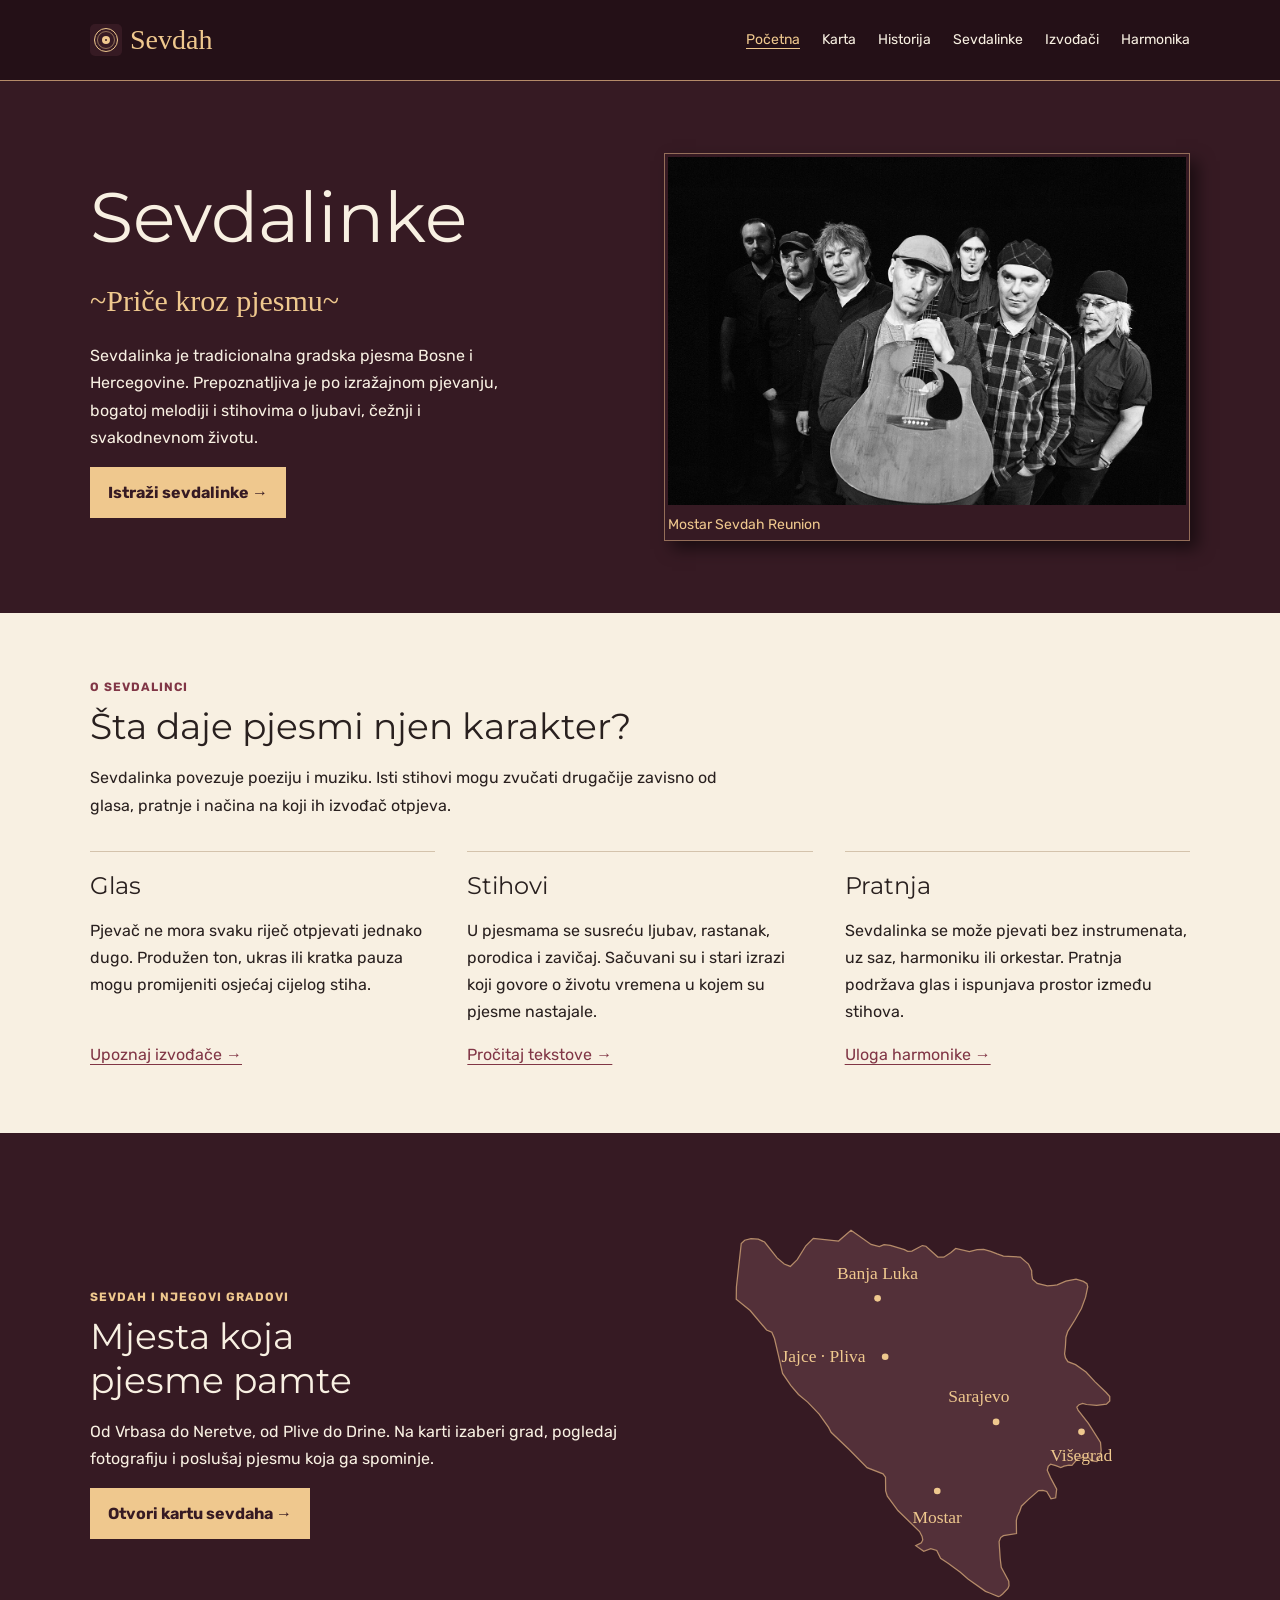
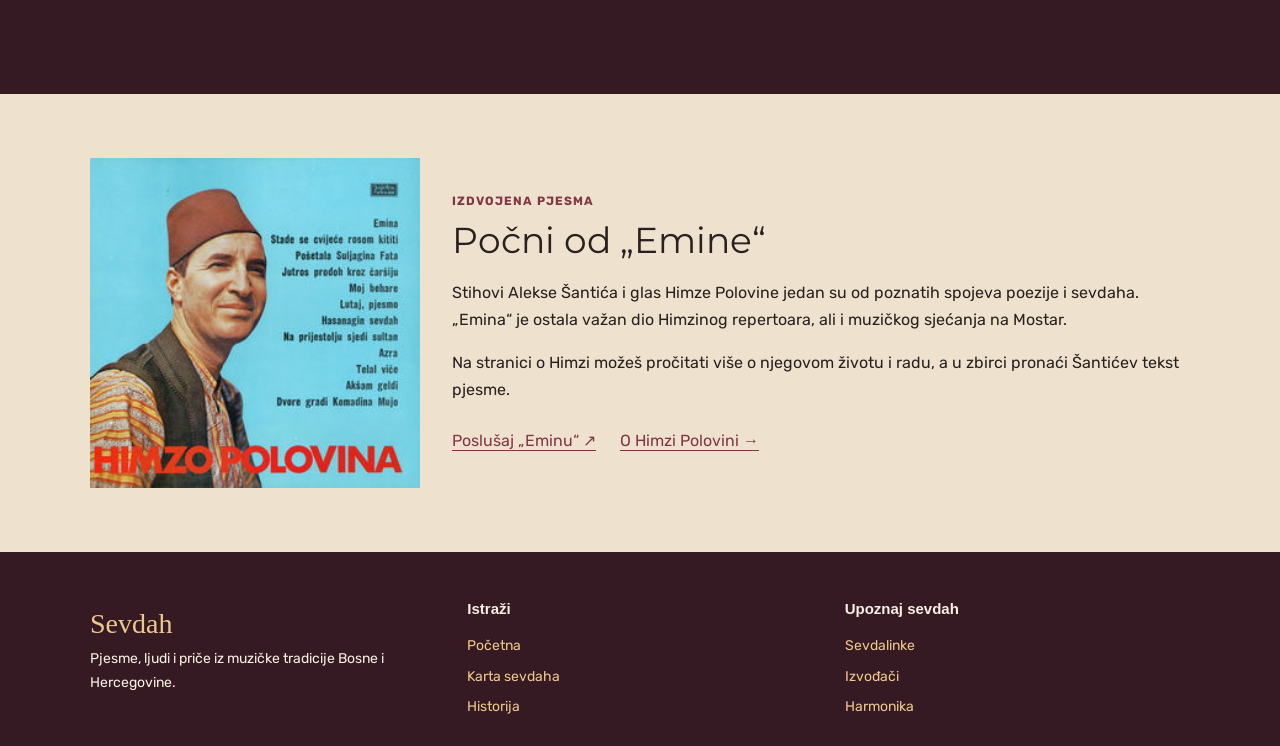
<file: index.html>
<!DOCTYPE html>

<head>
  <meta charset="utf-8">
  <meta content="width=device-width, initial-scale=1.0" name="viewport">

  <title>Sevdah | Priče kroz pjesmu</title>

  <link href="images/sevdah.svg" rel="icon">
  <link href="style.css" rel="stylesheet">
  <script defer src="meni.js"></script>
</head>

<body>

  <header class="tamno">
    <nav class="okvir navigacija">
      <a class="logo" href="index.html"><img src="images/sevdah.svg" width="32" height="32">Sevdah</a>

      <button class="meni-dugme" type="button" aria-controls="glavni-meni" aria-expanded="false" aria-label="Otvori meni" hidden>
        <span class="meni-ikona" aria-hidden="true"><span></span><span></span><span></span></span>
        <span>Meni</span>
      </button>

      <div class="meni" id="glavni-meni">
        <a class="aktivno" href="index.html">Početna</a>
        <a href="karta.html">Karta</a>
        <a href="historija.html">Historija</a>
        <a href="sevdalinke.html">Sevdalinke</a>
        <a href="izvodjaci.html">Izvođači</a>
        <a href="harmonika.html">Harmonika</a>
      </div>
    </nav>
  </header>


    <main>
        <div class="tamno">
            <div class="okvir red" style="align-items: center; gap: 48px; padding: 72px 0;">
                <div class="stupac">
                    <h1 class="naslovna-naslov">Sevdalinke</h1>
                    <p class="podnaslov" style="max-width: 430px; color: #efc88e; font-size: 30px;">~Priče kroz pjesmu~</p>
                    <p style="max-width: 430px;">Sevdalinka je tradicionalna gradska pjesma Bosne i Hercegovine. Prepoznatljiva je po izražajnom pjevanju, bogatoj melodiji i stihovima o ljubavi, čežnji i svakodnevnom životu.</p>
                    <a class="dugme" href="sevdalinke.html">Istraži sevdalinke →</a>
                </div>

                <div class="stupac" style="padding: 3px; border: 1px solid #946e59; color: #efc88e; box-shadow: 8px 8px 15px rgba(0,0,0,0.5);">
                    <img height="861" width="1280" src="images/sevdah-hero.jpg">
                    <p class="opis-slike">Mostar Sevdah Reunion</p>
                </div>
            </div>
        </div>


        <div class="okvir odjeljak">
            <p class="oznaka">O sevdalinci</p>
            <h2>Šta daje pjesmi njen karakter?</h2>
            <p style="max-width: 650px; margin-bottom: 32px;">Sevdalinka povezuje poeziju i muziku. Isti stihovi mogu zvučati drugačije zavisno od glasa, pratnje i načina na koji ih izvođač otpjeva.</p>
            <div class="red">
                <div class="stupac">
                    <hr>
                    <h3>Glas</h3>
                    <p>Pjevač ne mora svaku riječ otpjevati jednako dugo. Produžen ton, ukras ili kratka pauza mogu promijeniti osjećaj cijelog stiha.</p>
                    <br>
                    <a href="izvodjaci.html">Upoznaj izvođače →</a>
                </div>

                <div class="stupac">
                    <hr>
                    <h3>Stihovi</h3>
                    <p>U pjesmama se susreću ljubav, rastanak, porodica i zavičaj. Sačuvani su i stari izrazi koji govore o životu vremena u kojem su pjesme nastajale.</p>
                    <a href="sevdalinke.html">Pročitaj tekstove →</a>
                </div>

                <div class="stupac">
                    <hr>
                    <h3>Pratnja</h3>
                    <p>Sevdalinka se može pjevati bez instrumenata, uz saz, harmoniku ili orkestar. Pratnja podržava glas i ispunjava prostor između stihova.</p>
                    <a href="harmonika.html">Uloga harmonike →</a>
                </div>
            </div>
        </div>


        <div class="tamno">
            <div class="okvir odjeljak red" style="align-items: center;">
                <div class="stupac">
                    <p class="oznaka">Sevdah i njegovi gradovi</p>
                    <h2>Mjesta koja<br>pjesme pamte</h2>
                    <p>Od Vrbasa do Neretve, od Plive do Drine. Na karti izaberi grad, pogledaj fotografiju i poslušaj pjesmu koja ga spominje.</p>
                    <a class="dugme" href="karta.html">Otvori kartu sevdaha →</a>
                </div>
                <a class="stupac" href="karta.html" title="Karta sevdaha">
                    <img style="max-width: 500px; margin: auto;" height="520" loading="lazy" src="images/bih-nazivi.svg" width="600">
                </a>
            </div>
        </div>

        <div class="svijetlo">
            <div class="okvir odjeljak red" style="align-items: center;">
                <img class="mala-slika stupac" height="297" loading="lazy" src="images/himzo-album.jpg" width="310">
                <div class="stupac">
                    <p class="oznaka">Izdvojena pjesma</p>
                    <h2>Počni od „Emine“</h2>
                    <p>Stihovi Alekse Šantića i glas Himze Polovine jedan su od poznatih spojeva poezije i sevdaha. „Emina“ je ostala važan dio Himzinog repertoara, ali i muzičkog sjećanja na Mostar.</p>

                    <p>Na stranici o Himzi možeš pročitati više o njegovom životu i radu, a u zbirci pronaći Šantićev tekst pjesme.</p>
                    <div class="linkovi">
                        <a href="https://www.youtube.com/watch?v=hkhnzxnYfNI" rel="noopener noreferrer" target="_blank">Poslušaj „Eminu“ ↗</a>
                        <a href="himzo-polovina.html">O Himzi Polovini →</a>
                    </div>
                </div>
            </div>
        </div>
    </main>

  <footer class="tamno podnozje">
    <div class="okvir red">
      <div class="stupac">
        <a class="logo" href="index.html">Sevdah</a>
        <p>Pjesme, ljudi i priče iz muzičke tradicije Bosne i Hercegovine.</p>
      </div>


      <div class="stupac footer-linkovi">
        <h2>Istraži</h2>
        <a href="index.html">Početna</a>
        <a href="karta.html">Karta sevdaha</a>
        <a href="historija.html">Historija</a>
      </div>

      <div class="stupac footer-linkovi">
        <h2>Upoznaj sevdah</h2>
        <a href="sevdalinke.html">Sevdalinke</a>
        <a href="izvodjaci.html">Izvođači</a>
        <a href="harmonika.html">Harmonika</a>
      </div>
    </div>
  </footer>
</body>
</html>
</file>
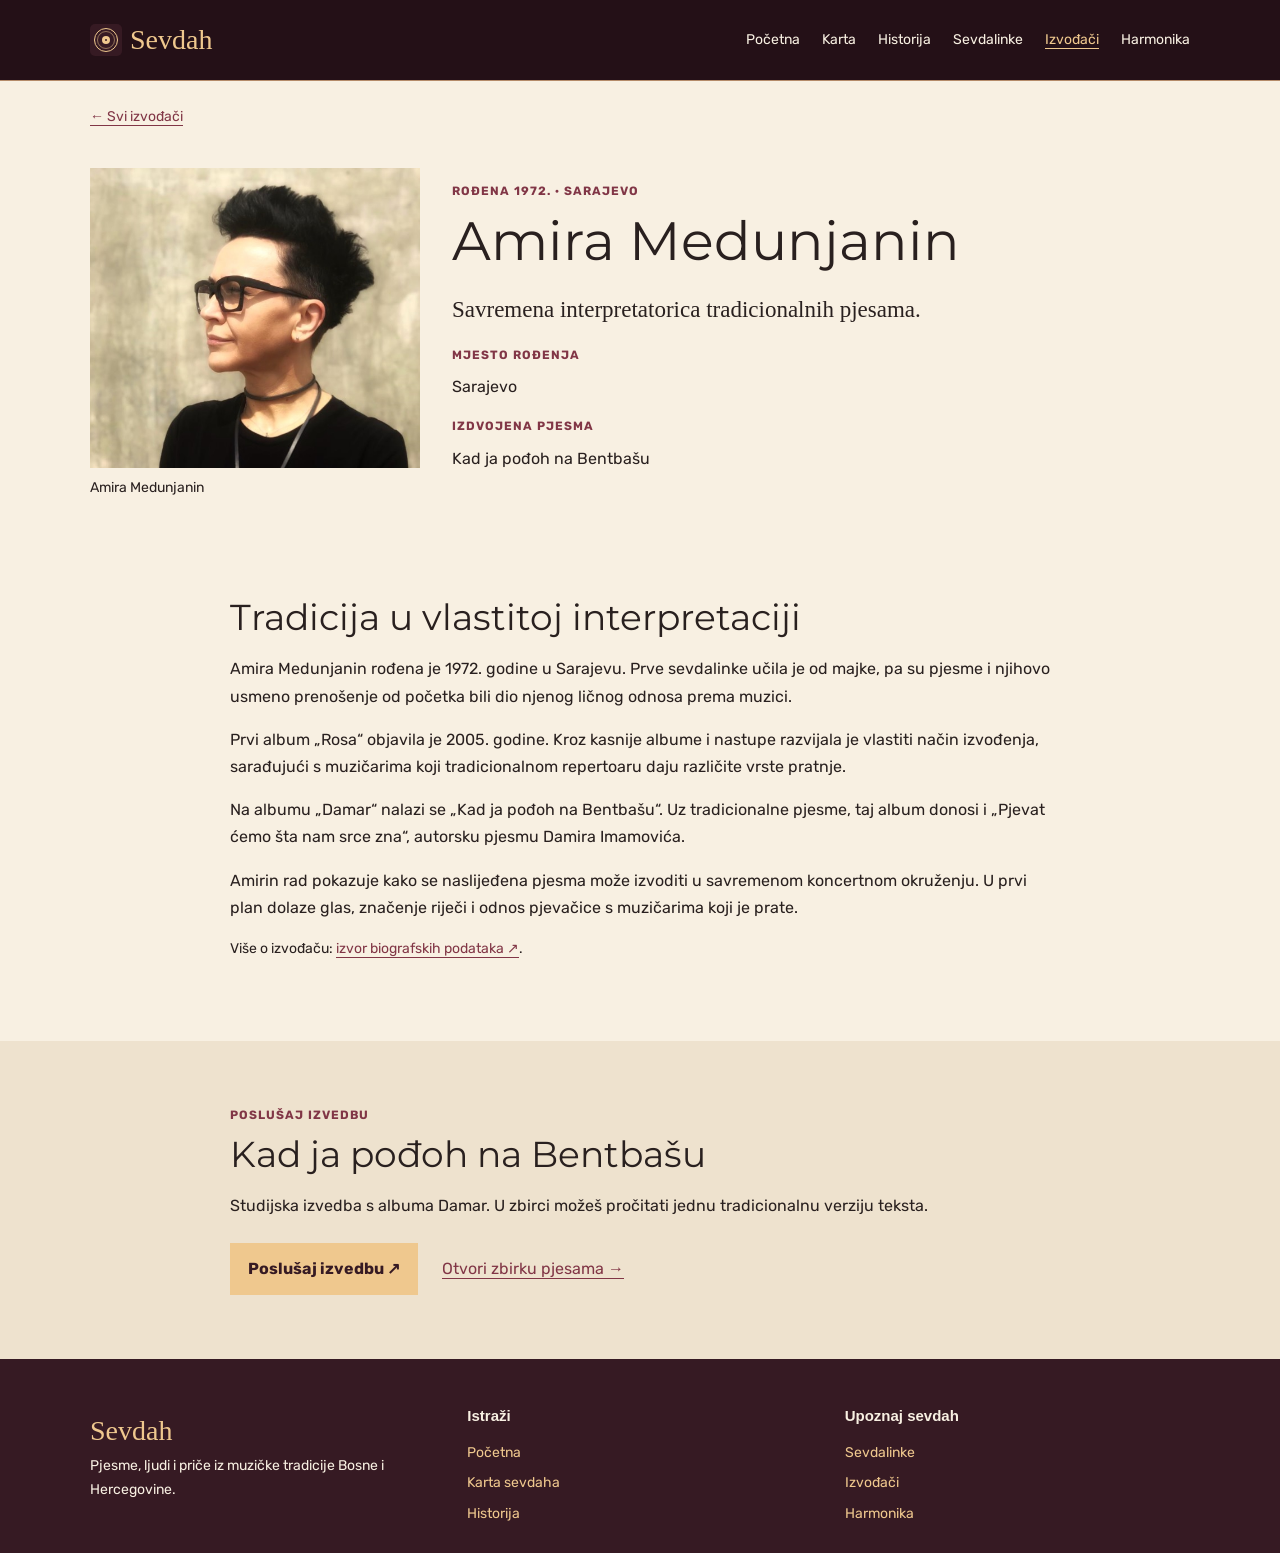
<file: amira-medunjanin.html>
<!DOCTYPE html>

<head>
  <meta charset="utf-8">
  <meta content="width=device-width, initial-scale=1.0" name="viewport">

  <title>Amira Medunjanin | Sevdah</title>

  <link href="images/sevdah.png" rel="icon">
  <link href="style.css" rel="stylesheet">
  <script defer src="meni.js"></script>
</head>

<body>

  <header class="tamno">
    <nav class="okvir navigacija">
      <a class="logo" href="index.html"><img src="images/sevdah.svg" width="32" height="32">Sevdah</a>

      <button class="meni-dugme" type="button" aria-controls="glavni-meni" aria-expanded="false" aria-label="Otvori meni" hidden>
        <span class="meni-ikona" aria-hidden="true"><span></span><span></span><span></span></span>
        <span>Meni</span>
      </button>

      <div class="meni" id="glavni-meni">
        <a href="index.html">Početna</a>
        <a href="karta.html">Karta</a>
        <a href="historija.html">Historija</a>
        <a href="sevdalinke.html">Sevdalinke</a>
        <a class="aktivno" href="izvodjaci.html">Izvođači</a>
        <a href="harmonika.html">Harmonika</a>
      </div>
    </nav>
  </header>


    <main>
        <div class="okvir putanja">
            <a href="izvodjaci.html">← Svi izvođači</a>
        </div>

        <div class="okvir red uvod-biografije">
            <div class="mala-slika stupac">
                <img class="portret" height="500" src="images/amira-medunjanin.jpg" width="500">
                <p class="opis-slike">Amira Medunjanin</p>
            </div>

            <div class="stupac">
                <p class="oznaka">Rođena 1972. · Sarajevo</p>
                <h1>Amira Medunjanin</h1>
                <p class="podnaslov">Savremena interpretatorica tradicionalnih pjesama.</p>
                <p class="oznaka">Mjesto rođenja</p>

                <p>Sarajevo</p>
                <p class="oznaka">Izdvojena pjesma</p>

                <p>Kad ja pođoh na Bentbašu</p>
            </div>
        </div>

        <div class="okvir citanje odjeljak">
            <h2>Tradicija u vlastitoj interpretaciji</h2>
            <p>Amira Medunjanin rođena je 1972. godine u Sarajevu. Prve sevdalinke učila je od majke, pa su pjesme i njihovo usmeno prenošenje od početka bili dio njenog ličnog odnosa prema muzici.</p>

            <p>Prvi album „Rosa“ objavila je 2005. godine. Kroz kasnije albume i nastupe razvijala je vlastiti način izvođenja, sarađujući s muzičarima koji tradicionalnom repertoaru daju različite vrste pratnje.</p>
            <p>Na albumu „Damar“ nalazi se „Kad ja pođoh na Bentbašu“. Uz tradicionalne pjesme, taj album donosi i „Pjevat ćemo šta nam srce zna“, autorsku pjesmu Damira Imamovića.</p>

            <p>Amirin rad pokazuje kako se naslijeđena pjesma može izvoditi u savremenom koncertnom okruženju. U prvi plan dolaze glas, značenje riječi i odnos pjevačice s muzičarima koji je prate.</p>
            <p class="izvor-red">Više o izvođaču: <a href="https://amiramedunjanin.com/about-us/" rel="noopener noreferrer" target="_blank">izvor biografskih podataka ↗</a>.</p>
        </div>


        <div class="svijetlo">
            <div class="okvir citanje odjeljak">
                <p class="oznaka">Poslušaj izvedbu</p>
                <h2>Kad ja pođoh na Bentbašu</h2>
                <p>Studijska izvedba s albuma Damar. U zbirci možeš pročitati jednu tradicionalnu verziju teksta.</p>
                <div class="linkovi">
                    <a class="dugme" href="https://www.youtube.com/watch?v=_Il75WcNNtc" rel="noopener noreferrer" target="_blank">Poslušaj izvedbu ↗</a>
                    <a href="sevdalinke.html">Otvori zbirku pjesama →</a>
                </div>
            </div>
        </div>
    </main>

  <footer class="tamno podnozje">
    <div class="okvir red">
      <div class="stupac">
        <a class="logo" href="index.html">Sevdah</a>
        <p>Pjesme, ljudi i priče iz muzičke tradicije Bosne i Hercegovine.</p>
      </div>

      <div class="stupac footer-linkovi">
        <h2>Istraži</h2>
        <a href="index.html">Početna</a>
        <a href="karta.html">Karta sevdaha</a>
        <a href="historija.html">Historija</a>
      </div>

      <div class="stupac footer-linkovi">
        <h2>Upoznaj sevdah</h2>
        <a href="sevdalinke.html">Sevdalinke</a>
        <a href="izvodjaci.html">Izvođači</a>
        <a href="harmonika.html">Harmonika</a>
      </div>
    </div>
  </footer>
</body>
</html>
</file>
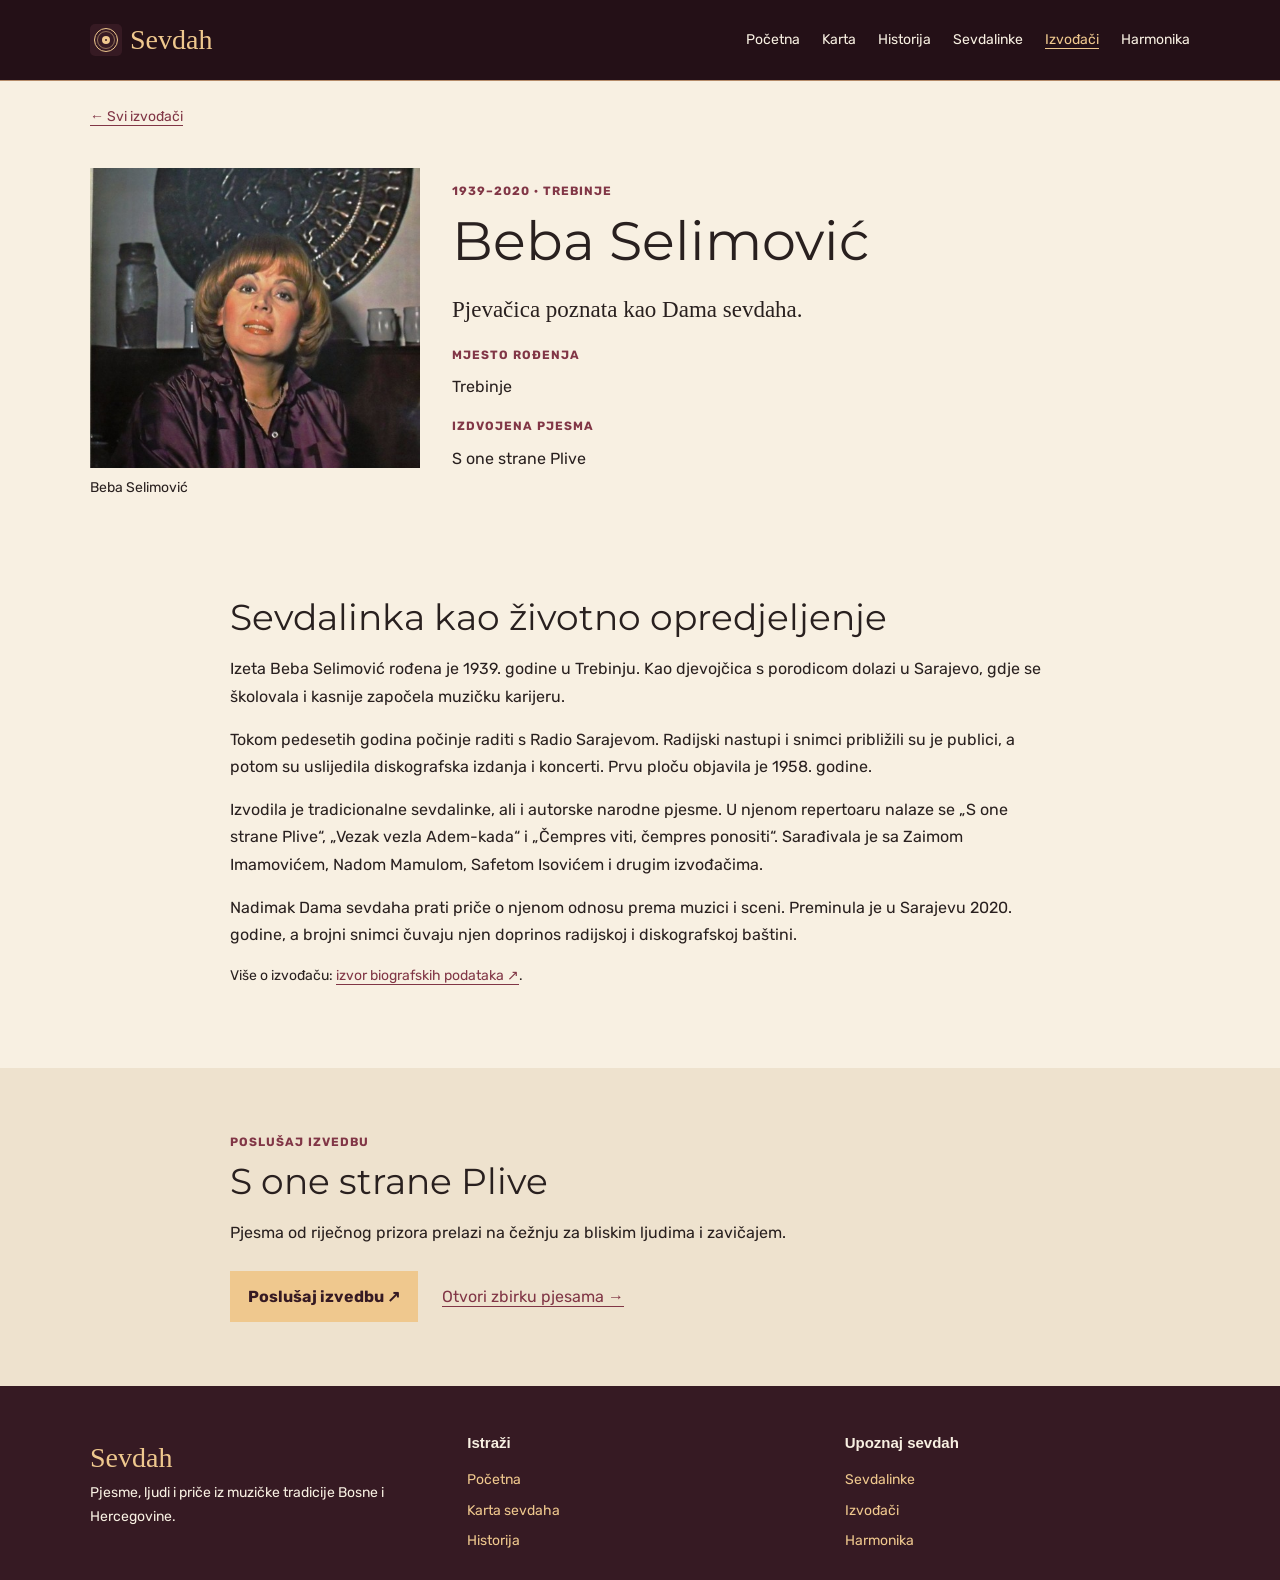
<file: beba-selimovic.html>
<!DOCTYPE html>

<head>
  <meta charset="utf-8">
  <meta content="width=device-width, initial-scale=1.0" name="viewport">

  <title>Beba Selimović | Sevdah</title>

  <link href="images/sevdah.png" rel="icon">
  <link href="style.css" rel="stylesheet">
  <script defer src="meni.js"></script>
</head>

<body>

  <header class="tamno">
    <nav class="okvir navigacija">
      <a class="logo" href="index.html"><img src="images/sevdah.svg" width="32" height="32">Sevdah</a>

      <button class="meni-dugme" type="button" aria-controls="glavni-meni" aria-expanded="false" aria-label="Otvori meni" hidden>
        <span class="meni-ikona" aria-hidden="true"><span></span><span></span><span></span></span>
        <span>Meni</span>
      </button>

      <div class="meni" id="glavni-meni">
        <a href="index.html">Početna</a>
        <a href="karta.html">Karta</a>
        <a href="historija.html">Historija</a>
        <a href="sevdalinke.html">Sevdalinke</a>
        <a class="aktivno" href="izvodjaci.html">Izvođači</a>
        <a href="harmonika.html">Harmonika</a>
      </div>
    </nav>
  </header>


    <main>
        <div class="okvir putanja">
            <a href="izvodjaci.html">← Svi izvođači</a>
        </div>

        <div class="okvir red uvod-biografije">
            <div class="mala-slika stupac">
                <img class="portret" height="500" src="images/beba-selimovic.jpg" width="500">
                <p class="opis-slike">Beba Selimović</p>
            </div>

            <div class="stupac">
                <p class="oznaka">1939–2020 · Trebinje</p>
                <h1>Beba Selimović</h1>
                <p class="podnaslov">Pjevačica poznata kao Dama sevdaha.</p>
                <p class="oznaka">Mjesto rođenja</p>

                <p>Trebinje</p>
                <p class="oznaka">Izdvojena pjesma</p>

                <p>S one strane Plive</p>
            </div>
        </div>

        <div class="okvir citanje odjeljak">
            <h2>Sevdalinka kao životno opredjeljenje</h2>
            <p>Izeta Beba Selimović rođena je 1939. godine u Trebinju. Kao djevojčica s porodicom dolazi u Sarajevo, gdje se školovala i kasnije započela muzičku karijeru.</p>

            <p>Tokom pedesetih godina počinje raditi s Radio Sarajevom. Radijski nastupi i snimci približili su je publici, a potom su uslijedila diskografska izdanja i koncerti. Prvu ploču objavila je 1958. godine.</p>
            <p>Izvodila je tradicionalne sevdalinke, ali i autorske narodne pjesme. U njenom repertoaru nalaze se „S one strane Plive“, „Vezak vezla Adem-kada“ i „Čempres viti, čempres ponositi“. Sarađivala je sa Zaimom Imamovićem, Nadom Mamulom, Safetom Isovićem i drugim izvođačima.</p>

            <p>Nadimak Dama sevdaha prati priče o njenom odnosu prema muzici i sceni. Preminula je u Sarajevu 2020. godine, a brojni snimci čuvaju njen doprinos radijskoj i diskografskoj baštini.</p>
            <p class="izvor-red">Više o izvođaču: <a href="https://sevdalinka.info/izvodaci/doajeni-sevdaha/beba-selimovic-4/" rel="noopener noreferrer" target="_blank">izvor biografskih podataka ↗</a>.</p>
        </div>


        <div class="svijetlo">
            <div class="okvir citanje odjeljak">
                <p class="oznaka">Poslušaj izvedbu</p>
                <h2>S one strane Plive</h2>
                <p>Pjesma od riječnog prizora prelazi na čežnju za bliskim ljudima i zavičajem.</p>
                <div class="linkovi">
                    <a class="dugme" href="https://open.spotify.com/track/36YQpPcPuL1BJQ07Mg9VGy" rel="noopener noreferrer" target="_blank">Poslušaj izvedbu ↗</a>
                    <a href="sevdalinke.html">Otvori zbirku pjesama →</a>
                </div>
            </div>
        </div>
    </main>

  <footer class="tamno podnozje">
    <div class="okvir red">
      <div class="stupac">
        <a class="logo" href="index.html">Sevdah</a>
        <p>Pjesme, ljudi i priče iz muzičke tradicije Bosne i Hercegovine.</p>
      </div>

      <div class="stupac footer-linkovi">
        <h2>Istraži</h2>
        <a href="index.html">Početna</a>
        <a href="karta.html">Karta sevdaha</a>
        <a href="historija.html">Historija</a>
      </div>

      <div class="stupac footer-linkovi">
        <h2>Upoznaj sevdah</h2>
        <a href="sevdalinke.html">Sevdalinke</a>
        <a href="izvodjaci.html">Izvođači</a>
        <a href="harmonika.html">Harmonika</a>
      </div>
    </div>
  </footer>
</body>
</html>
</file>
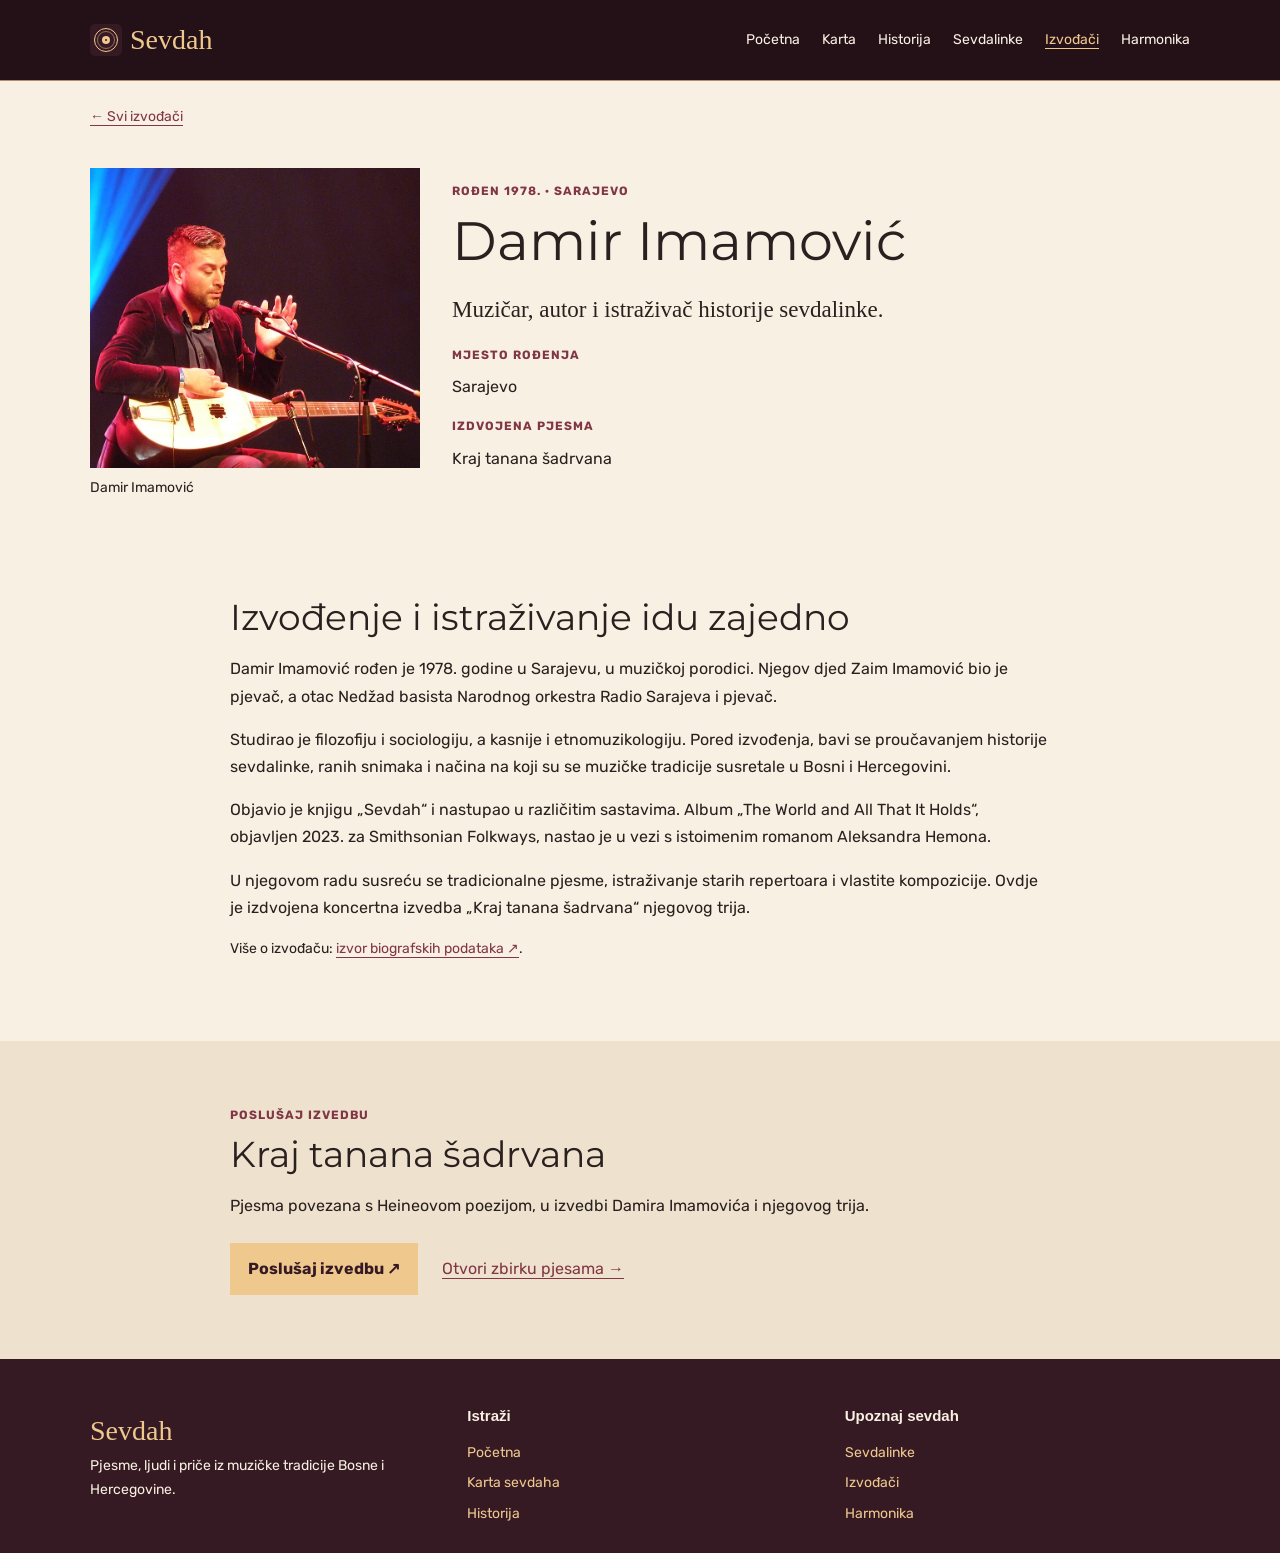
<file: damir-imamovic.html>
<!DOCTYPE html>

<head>
  <meta charset="utf-8">
  <meta content="width=device-width, initial-scale=1.0" name="viewport">

  <title>Damir Imamović | Sevdah</title>

  <link href="images/sevdah.png" rel="icon">
  <link href="style.css" rel="stylesheet">
  <script defer src="meni.js"></script>
</head>

<body>

  <header class="tamno">
    <nav class="okvir navigacija">
      <a class="logo" href="index.html"><img src="images/sevdah.svg" width="32" height="32">Sevdah</a>

      <button class="meni-dugme" type="button" aria-controls="glavni-meni" aria-expanded="false" aria-label="Otvori meni" hidden>
        <span class="meni-ikona" aria-hidden="true"><span></span><span></span><span></span></span>
        <span>Meni</span>
      </button>

      <div class="meni" id="glavni-meni">
        <a href="index.html">Početna</a>
        <a href="karta.html">Karta</a>
        <a href="historija.html">Historija</a>
        <a href="sevdalinke.html">Sevdalinke</a>
        <a class="aktivno" href="izvodjaci.html">Izvođači</a>
        <a href="harmonika.html">Harmonika</a>
      </div>
    </nav>
  </header>


    <main>
        <div class="okvir putanja">
            <a href="izvodjaci.html">← Svi izvođači</a>
        </div>

        <div class="okvir red uvod-biografije">
            <div class="mala-slika stupac">
                <img class="portret" height="500" src="images/damir-imamovic.jpg" width="500">
                <p class="opis-slike">Damir Imamović</p>
            </div>

            <div class="stupac">
                <p class="oznaka">Rođen 1978. · Sarajevo</p>
                <h1>Damir Imamović</h1>
                <p class="podnaslov">Muzičar, autor i istraživač historije sevdalinke.</p>
                <p class="oznaka">Mjesto rođenja</p>

                <p>Sarajevo</p>
                <p class="oznaka">Izdvojena pjesma</p>

                <p>Kraj tanana šadrvana</p>
            </div>
        </div>

        <div class="okvir citanje odjeljak">
            <h2>Izvođenje i istraživanje idu zajedno</h2>
            <p>Damir Imamović rođen je 1978. godine u Sarajevu, u muzičkoj porodici. Njegov djed Zaim Imamović bio je pjevač, a otac Nedžad basista Narodnog orkestra Radio Sarajeva i pjevač.</p>

            <p>Studirao je filozofiju i sociologiju, a kasnije i etnomuzikologiju. Pored izvođenja, bavi se proučavanjem historije sevdalinke, ranih snimaka i načina na koji su se muzičke tradicije susretale u Bosni i Hercegovini.</p>
            <p>Objavio je knjigu „Sevdah“ i nastupao u različitim sastavima. Album „The World and All That It Holds“, objavljen 2023. za Smithsonian Folkways, nastao je u vezi s istoimenim romanom Aleksandra Hemona.</p>

            <p>U njegovom radu susreću se tradicionalne pjesme, istraživanje starih repertoara i vlastite kompozicije. Ovdje je izdvojena koncertna izvedba „Kraj tanana šadrvana“ njegovog trija.</p>
            <p class="izvor-red">Više o izvođaču: <a href="https://folkways.si.edu/news-and-press/damir-imamovic-the-world-and-all-that-it-holds" rel="noopener noreferrer" target="_blank">izvor biografskih podataka ↗</a>.</p>
        </div>


        <div class="svijetlo">
            <div class="okvir citanje odjeljak">
                <p class="oznaka">Poslušaj izvedbu</p>
                <h2>Kraj tanana šadrvana</h2>
                <p>Pjesma povezana s Heineovom poezijom, u izvedbi Damira Imamovića i njegovog trija.</p>
                <div class="linkovi">
                    <a class="dugme" href="https://www.youtube.com/watch?v=zAjZilGGmWY" rel="noopener noreferrer" target="_blank">Poslušaj izvedbu ↗</a>
                    <a href="sevdalinke.html">Otvori zbirku pjesama →</a>
                </div>
            </div>
        </div>
    </main>

  <footer class="tamno podnozje">
    <div class="okvir red">
      <div class="stupac">
        <a class="logo" href="index.html">Sevdah</a>
        <p>Pjesme, ljudi i priče iz muzičke tradicije Bosne i Hercegovine.</p>
      </div>

      <div class="stupac footer-linkovi">
        <h2>Istraži</h2>
        <a href="index.html">Početna</a>
        <a href="karta.html">Karta sevdaha</a>
        <a href="historija.html">Historija</a>
      </div>

      <div class="stupac footer-linkovi">
        <h2>Upoznaj sevdah</h2>
        <a href="sevdalinke.html">Sevdalinke</a>
        <a href="izvodjaci.html">Izvođači</a>
        <a href="harmonika.html">Harmonika</a>
      </div>
    </div>
  </footer>
</body>
</html>
</file>
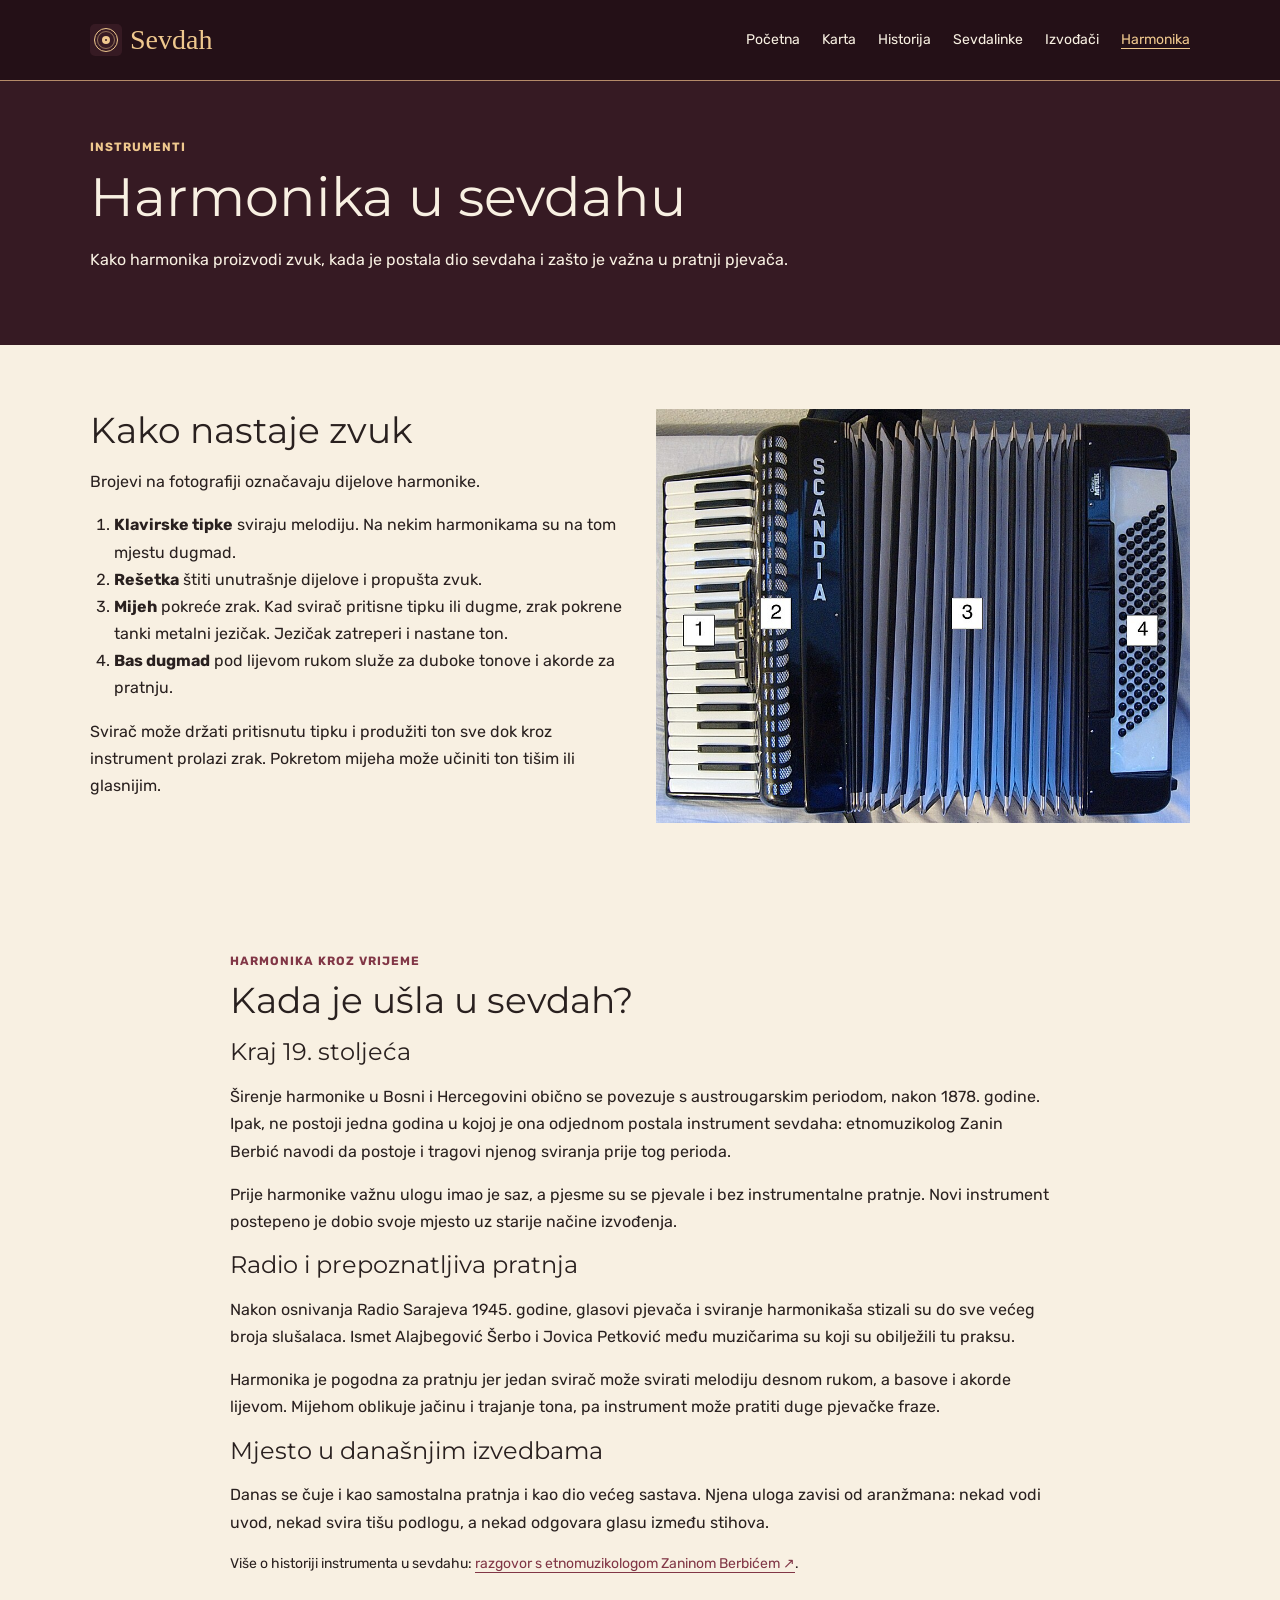
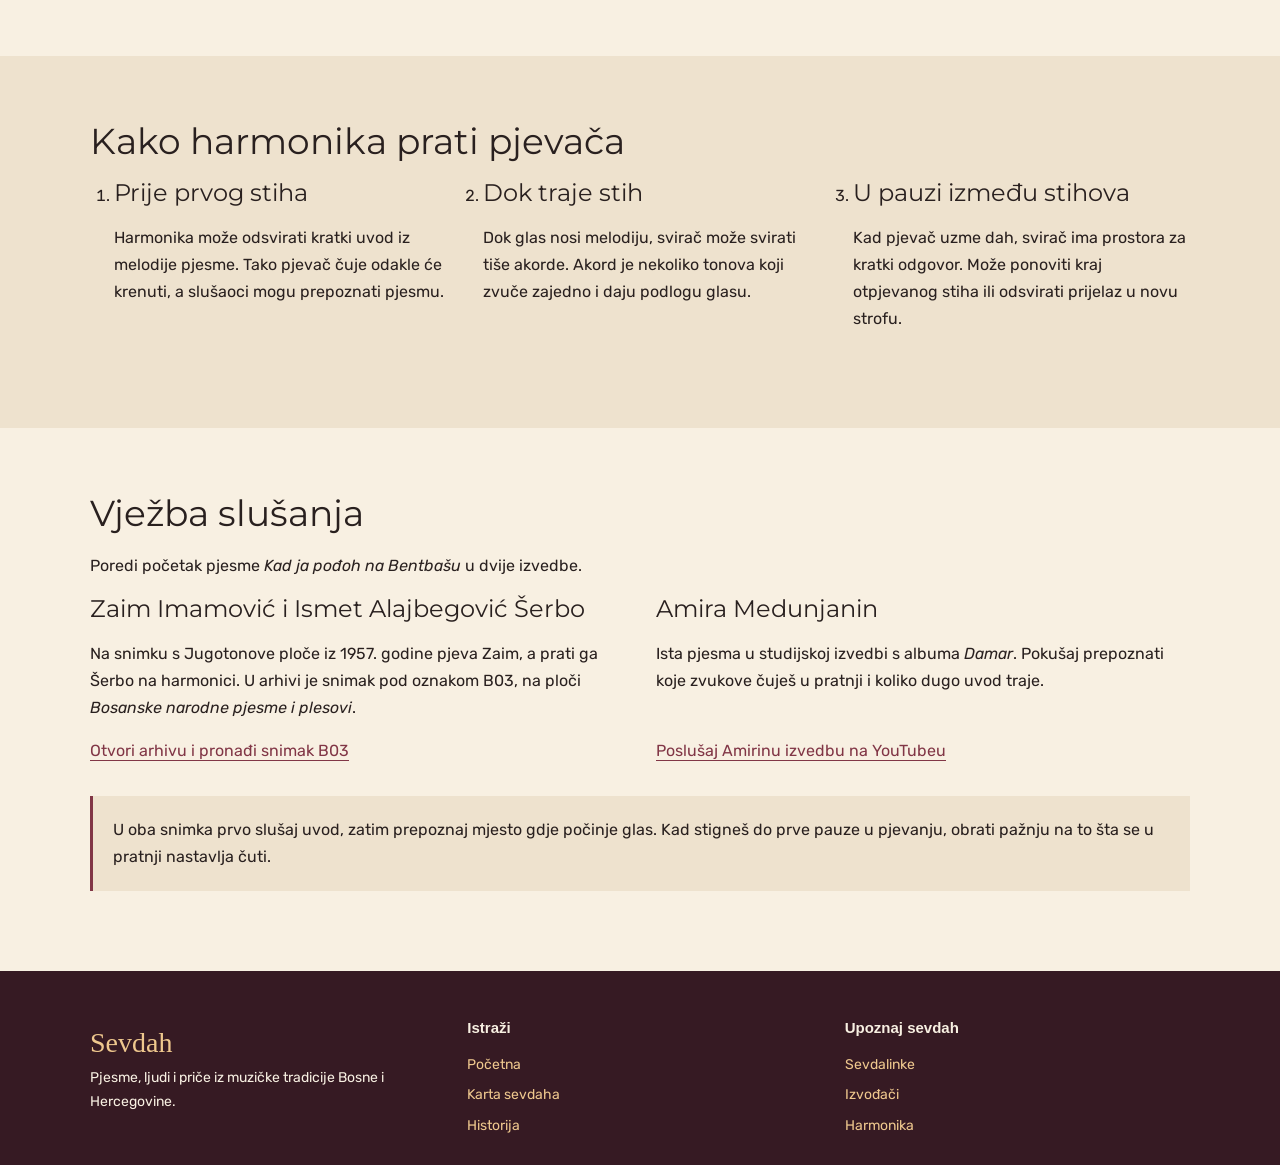
<file: harmonika.html>
<!DOCTYPE html>

<head>
  <meta charset="utf-8">
  <meta content="width=device-width, initial-scale=1.0" name="viewport">

  <title>Harmonika u sevdahu | Sevdah</title>

  <link href="images/sevdah.png" rel="icon">
  <link href="style.css" rel="stylesheet">
  <script defer src="tekst.js">
  </script>
  <script defer src="meni.js"></script>
</head>

<body>

  <header class="tamno">
    <nav class="okvir navigacija">
      <a class="logo" href="index.html"><img src="images/sevdah.svg" width="32" height="32">Sevdah</a>

      <button class="meni-dugme" type="button" aria-controls="glavni-meni" aria-expanded="false" aria-label="Otvori meni" hidden>
        <span class="meni-ikona" aria-hidden="true"><span></span><span></span><span></span></span>
        <span>Meni</span>
      </button>

      <div class="meni" id="glavni-meni">
        <a href="index.html">Početna</a>
        <a href="karta.html">Karta</a>
        <a href="historija.html">Historija</a>
        <a href="sevdalinke.html">Sevdalinke</a>
        <a href="izvodjaci.html">Izvođači</a>
        <a class="aktivno" href="harmonika.html">Harmonika</a>
      </div>
    </nav>
  </header>


    <main>
        <div class="tamno naslov">
            <div class="okvir">
                <p class="oznaka">Instrumenti</p>
                <h1>Harmonika u sevdahu</h1>
                <p>Kako harmonika proizvodi zvuk, kada je postala dio sevdaha i zašto je važna u pratnji pjevača.</p>
            </div>
        </div>

        <div class="okvir odjeljak red">
            <div class="stupac">
                <h2>Kako nastaje zvuk</h2>
                <p>Brojevi na fotografiji označavaju dijelove harmonike.</p>
                <ol>
                    <li><strong>Klavirske tipke</strong> sviraju melodiju. Na nekim harmonikama su na tom mjestu dugmad.</li>
                    <li><strong>Rešetka</strong> štiti unutrašnje dijelove i propušta zvuk.</li>
                    <li><strong>Mijeh</strong> pokreće zrak. Kad svirač pritisne tipku ili dugme, zrak pokrene tanki metalni jezičak. Jezičak zatreperi i nastane ton.</li>
                    <li><strong>Bas dugmad</strong> pod lijevom rukom služe za duboke tonove i akorde za pratnju.</li>
                </ol>
                <p>Svirač može držati pritisnutu tipku i produžiti ton sve dok kroz instrument prolazi zrak. Pokretom mijeha može učiniti ton tišim ili glasnijim.</p>
            </div>
            <img class="stupac" height="744" src="images/harmonika.jpg" width="960">
        </div>

        <div class="okvir odjeljak citanje">
            <p class="oznaka">Harmonika kroz vrijeme</p>
            <h2>Kada je ušla u sevdah?</h2>
            <h3>Kraj 19. stoljeća</h3>
            <p>Širenje harmonike u Bosni i Hercegovini obično se povezuje s austrougarskim periodom, nakon 1878. godine. Ipak, ne postoji jedna godina u kojoj je ona odjednom postala instrument sevdaha: etnomuzikolog Zanin Berbić navodi da postoje i tragovi njenog sviranja prije tog perioda.</p>
            <p>Prije harmonike važnu ulogu imao je saz, a pjesme su se pjevale i bez instrumentalne pratnje. Novi instrument postepeno je dobio svoje mjesto uz starije načine izvođenja.</p>
            <h3>Radio i prepoznatljiva pratnja</h3>
            <p>Nakon osnivanja Radio Sarajeva 1945. godine, glasovi pjevača i sviranje harmonikaša stizali su do sve većeg broja slušalaca. Ismet Alajbegović Šerbo i Jovica Petković među muzičarima su koji su obilježili tu praksu.</p>

            <p>Harmonika je pogodna za pratnju jer jedan svirač može svirati melodiju desnom rukom, a basove i akorde lijevom. Mijehom oblikuje jačinu i trajanje tona, pa instrument može pratiti duge pjevačke fraze.</p>
            <h3>Mjesto u današnjim izvedbama</h3>
            <p>Danas se čuje i kao samostalna pratnja i kao dio većeg sastava. Njena uloga zavisi od aranžmana: nekad vodi uvod, nekad svira tišu podlogu, a nekad odgovara glasu između stihova.</p>
            <p class="izvor-red">Više o historiji instrumenta u sevdahu: <a href="https://www.trtbalkan.com/bhsc/article/14235047" rel="noopener noreferrer" target="_blank">razgovor s etnomuzikologom Zaninom Berbićem ↗</a>.</p>
        </div>


        <div class="svijetlo">
            <div class="okvir odjeljak">
                <h2>Kako harmonika prati pjevača</h2>
                <ol class="red">
                    <li class="stupac">
                        <h3>Prije prvog stiha</h3>
                        <p>Harmonika može odsvirati kratki uvod iz melodije pjesme. Tako pjevač čuje odakle će krenuti, a slušaoci mogu prepoznati pjesmu.</p>
                    </li>
                    <li class="stupac">
                        <h3>Dok traje stih</h3>
                        <p>Dok glas nosi melodiju, svirač može svirati tiše akorde. Akord je nekoliko tonova koji zvuče zajedno i daju podlogu glasu.</p>
                    </li>
                    <li class="stupac">
                        <h3>U pauzi između stihova</h3>
                        <p>Kad pjevač uzme dah, svirač ima prostora za kratki odgovor. Može ponoviti kraj otpjevanog stiha ili odsvirati prijelaz u novu strofu.</p>
                    </li>
                </ol>
            </div>
        </div>

        <div class="okvir odjeljak">
            <h2>Vježba slušanja</h2>
            <p>Poredi početak pjesme <em>Kad ja pođoh na Bentbašu</em> u dvije izvedbe.</p>
            <div class="red">
                <div class="stupac">
                    <h3>Zaim Imamović i Ismet Alajbegović Šerbo</h3>
                    <p>Na snimku s Jugotonove ploče iz 1957. godine pjeva Zaim, a prati ga Šerbo na harmonici. U arhivi je snimak pod oznakom B03, na ploči <em>Bosanske narodne pjesme i plesovi</em>.</p>
                    <a href="https://www.tradmusictrails.com/audio-bosnia.html" rel="noopener noreferrer" target="_blank">Otvori arhivu i pronađi snimak B03</a>
                </div>

                <div class="stupac">
                    <h3>Amira Medunjanin</h3>
                    <p>Ista pjesma u studijskoj izvedbi s albuma <em>Damar</em>. Pokušaj prepoznati koje zvukove čuješ u pratnji i koliko dugo uvod traje.</p>
					<br>
                    <a href="https://www.youtube.com/watch?v=_Il75WcNNtc" rel="noopener noreferrer" target="_blank">Poslušaj Amirinu izvedbu na YouTubeu</a>
                </div>
            </div>
            <p style="margin-top: 32px; padding: 20px; background-color: #eee2ce; border-left: 3px solid #813646;">U oba snimka prvo slušaj uvod, zatim prepoznaj mjesto gdje počinje glas. Kad stigneš do prve pauze u pjevanju, obrati pažnju na to šta se u pratnji nastavlja čuti.</p>
            </div>
        </div>
    </main>

  <footer class="tamno podnozje">
    <div class="okvir red">
      <div class="stupac">
        <a class="logo" href="index.html">Sevdah</a>
        <p>Pjesme, ljudi i priče iz muzičke tradicije Bosne i Hercegovine.</p>
      </div>


      <div class="stupac footer-linkovi">
        <h2>Istraži</h2>
        <a href="index.html">Početna</a>
        <a href="karta.html">Karta sevdaha</a>
        <a href="historija.html">Historija</a>
      </div>

      <div class="stupac footer-linkovi">
        <h2>Upoznaj sevdah</h2>
        <a href="sevdalinke.html">Sevdalinke</a>
        <a href="izvodjaci.html">Izvođači</a>
        <a href="harmonika.html">Harmonika</a>
      </div>
    </div>
  </footer>
</body>
</html>
</file>
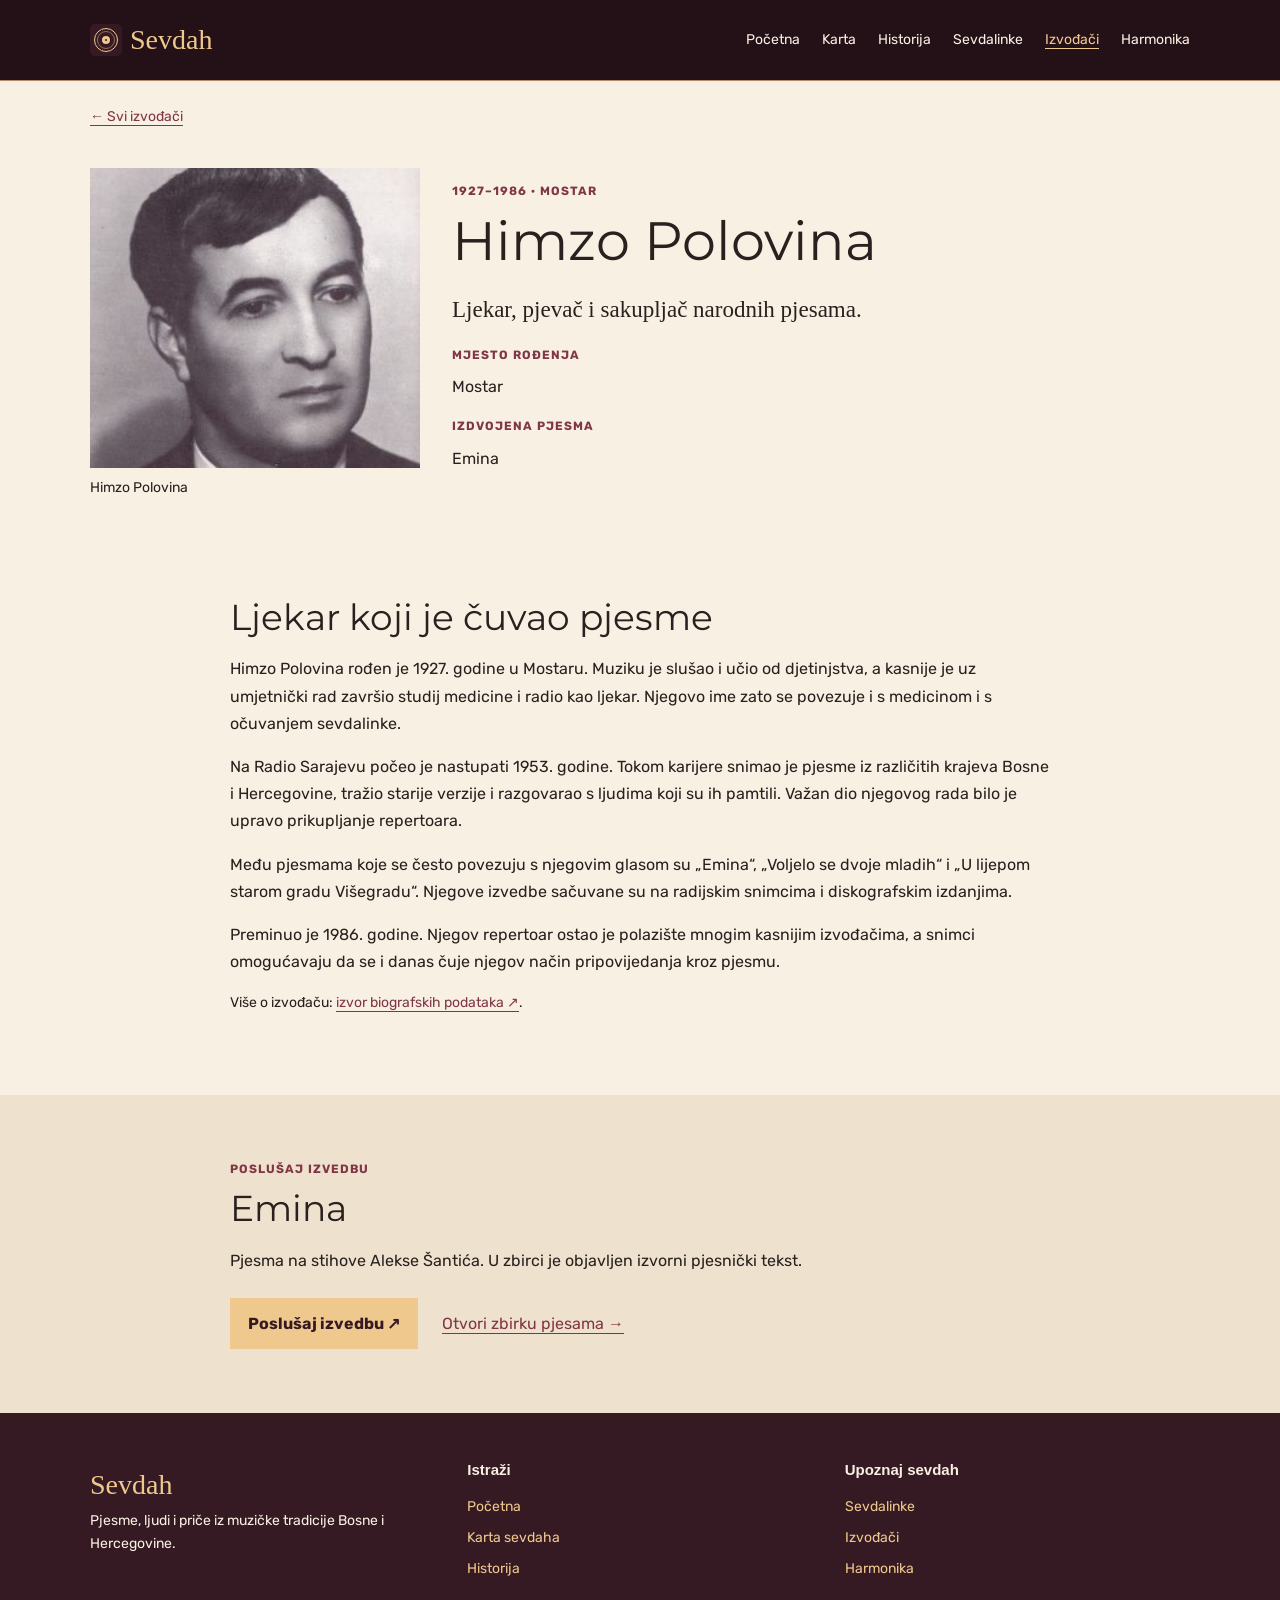
<file: himzo-polovina.html>
<!DOCTYPE html>

<head>
  <meta charset="utf-8">
  <meta content="width=device-width, initial-scale=1.0" name="viewport">

  <title>Himzo Polovina | Sevdah</title>

  <link href="images/sevdah.png" rel="icon">
  <link href="style.css" rel="stylesheet">
  <script defer src="meni.js"></script>
</head>

<body>

  <header class="tamno">
    <nav class="okvir navigacija">
      <a class="logo" href="index.html"><img src="images/sevdah.svg" width="32" height="32">Sevdah</a>

      <button class="meni-dugme" type="button" aria-controls="glavni-meni" aria-expanded="false" aria-label="Otvori meni" hidden>
        <span class="meni-ikona" aria-hidden="true"><span></span><span></span><span></span></span>
        <span>Meni</span>
      </button>

      <div class="meni" id="glavni-meni">
        <a href="index.html">Početna</a>
        <a href="karta.html">Karta</a>
        <a href="historija.html">Historija</a>
        <a href="sevdalinke.html">Sevdalinke</a>
        <a class="aktivno" href="izvodjaci.html">Izvođači</a>
        <a href="harmonika.html">Harmonika</a>
      </div>
    </nav>
  </header>


    <main>
        <div class="okvir putanja">
            <a href="izvodjaci.html">← Svi izvođači</a>
        </div>

        <div class="okvir red uvod-biografije">
            <div class="mala-slika stupac">
                <img class="portret" height="500" src="images/himzo-polovina.jpg" width="500">
                <p class="opis-slike">Himzo Polovina</p>
            </div>

            <div class="stupac">
                <p class="oznaka">1927–1986 · Mostar</p>
                <h1>Himzo Polovina</h1>
                <p class="podnaslov">Ljekar, pjevač i sakupljač narodnih pjesama.</p>
                <p class="oznaka">Mjesto rođenja</p>

                <p>Mostar</p>
                <p class="oznaka">Izdvojena pjesma</p>

                <p>Emina</p>
            </div>
        </div>

        <div class="okvir citanje odjeljak">
            <h2>Ljekar koji je čuvao pjesme</h2>
            <p>Himzo Polovina rođen je 1927. godine u Mostaru. Muziku je slušao i učio od djetinjstva, a kasnije je uz umjetnički rad završio studij medicine i radio kao ljekar. Njegovo ime zato se povezuje i s medicinom i s očuvanjem sevdalinke.</p>

            <p>Na Radio Sarajevu počeo je nastupati 1953. godine. Tokom karijere snimao je pjesme iz različitih krajeva Bosne i Hercegovine, tražio starije verzije i razgovarao s ljudima koji su ih pamtili. Važan dio njegovog rada bilo je upravo prikupljanje repertoara.</p>
            <p>Među pjesmama koje se često povezuju s njegovim glasom su „Emina“, „Voljelo se dvoje mladih“ i „U lijepom starom gradu Višegradu“. Njegove izvedbe sačuvane su na radijskim snimcima i diskografskim izdanjima.</p>

            <p>Preminuo je 1986. godine. Njegov repertoar ostao je polazište mnogim kasnijim izvođačima, a snimci omogućavaju da se i danas čuje njegov način pripovijedanja kroz pjesmu.</p>
            <p class="izvor-red">Više o izvođaču: <a href="https://sevdalinka.info/izvodaci/doajeni-sevdaha/himzo-polovina/" rel="noopener noreferrer" target="_blank">izvor biografskih podataka ↗</a>.</p>
        </div>


        <div class="svijetlo">
            <div class="okvir citanje odjeljak">
                <p class="oznaka">Poslušaj izvedbu</p>
                <h2>Emina</h2>
                <p>Pjesma na stihove Alekse Šantića. U zbirci je objavljen izvorni pjesnički tekst.</p>
                <div class="linkovi">
                    <a class="dugme" href="https://www.youtube.com/watch?v=hkhnzxnYfNI" rel="noopener noreferrer" target="_blank">Poslušaj izvedbu ↗</a>
                    <a href="sevdalinke.html">Otvori zbirku pjesama →</a>
                </div>
            </div>
        </div>
    </main>

  <footer class="tamno podnozje">
    <div class="okvir red">
      <div class="stupac">
        <a class="logo" href="index.html">Sevdah</a>
        <p>Pjesme, ljudi i priče iz muzičke tradicije Bosne i Hercegovine.</p>
      </div>

      <div class="stupac footer-linkovi">
        <h2>Istraži</h2>
        <a href="index.html">Početna</a>
        <a href="karta.html">Karta sevdaha</a>
        <a href="historija.html">Historija</a>
      </div>

      <div class="stupac footer-linkovi">
        <h2>Upoznaj sevdah</h2>
        <a href="sevdalinke.html">Sevdalinke</a>
        <a href="izvodjaci.html">Izvođači</a>
        <a href="harmonika.html">Harmonika</a>
      </div>
    </div>
  </footer>
</body>
</html>
</file>
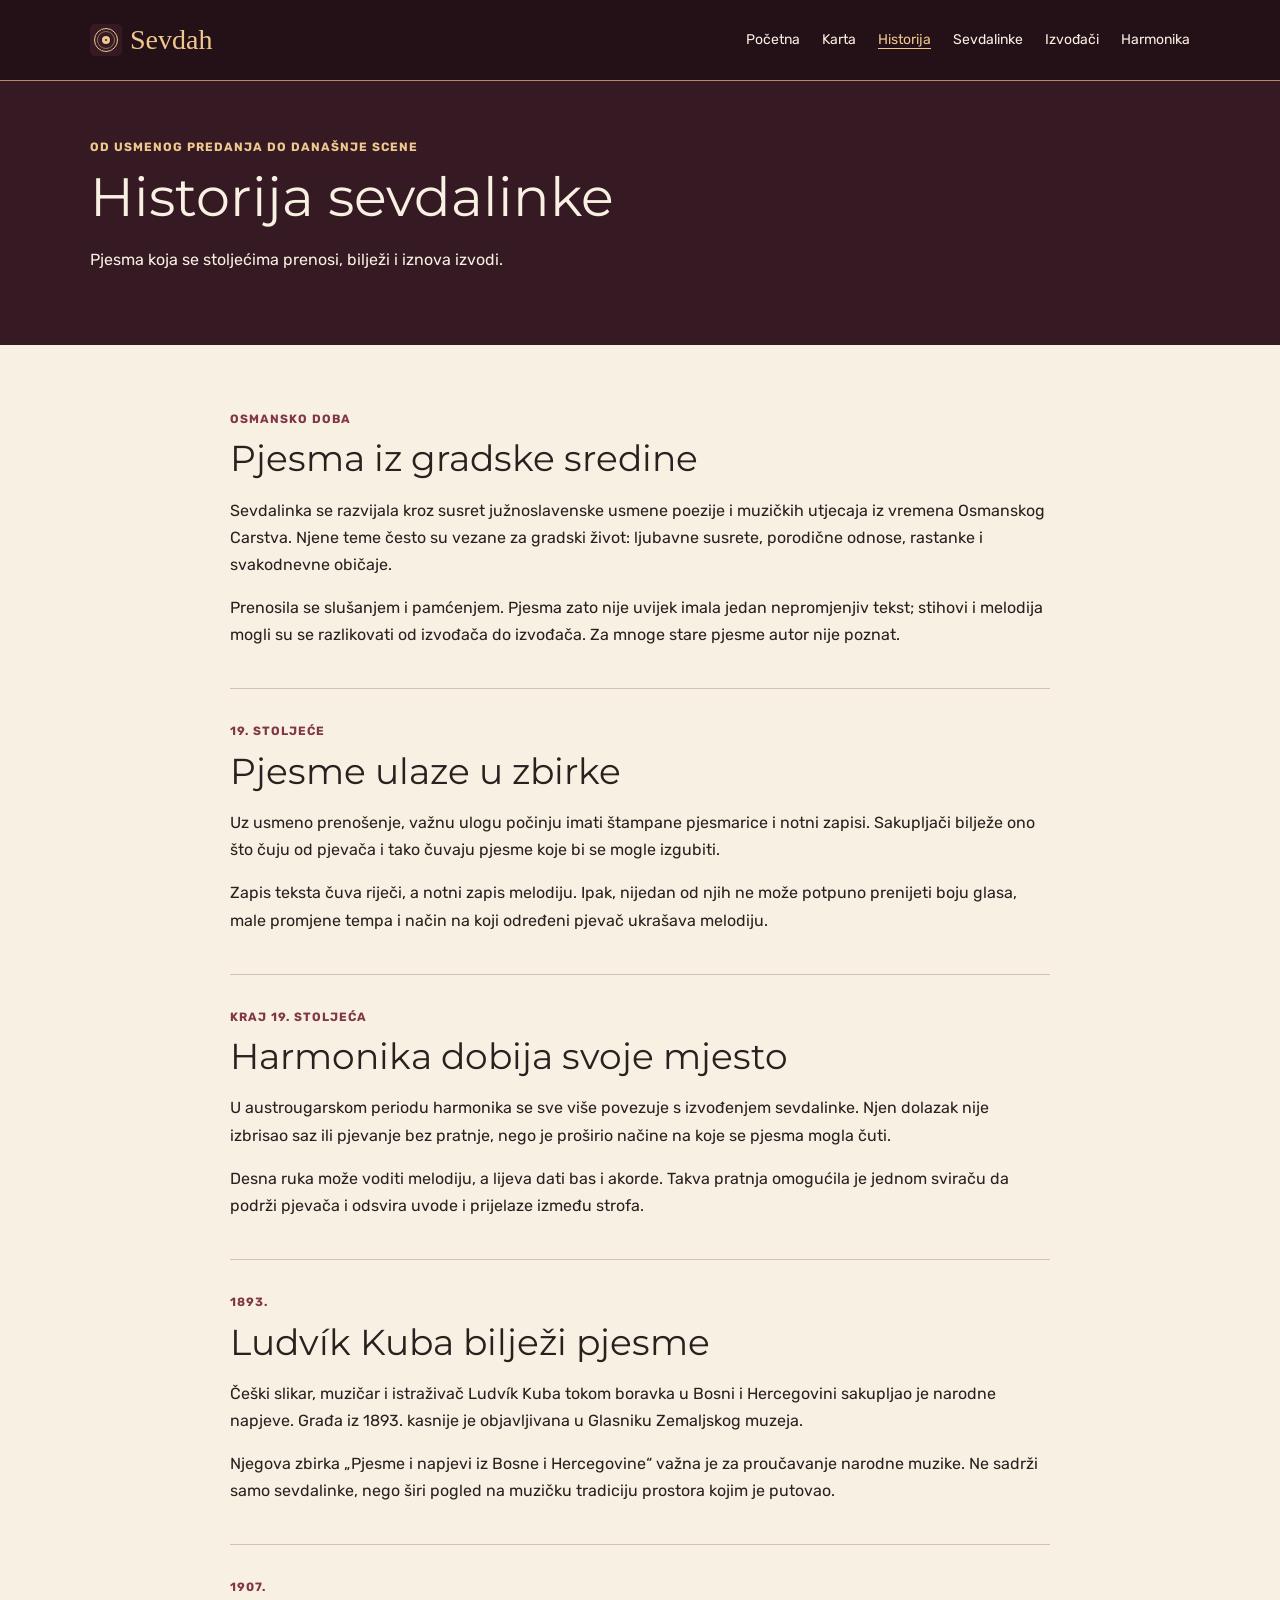
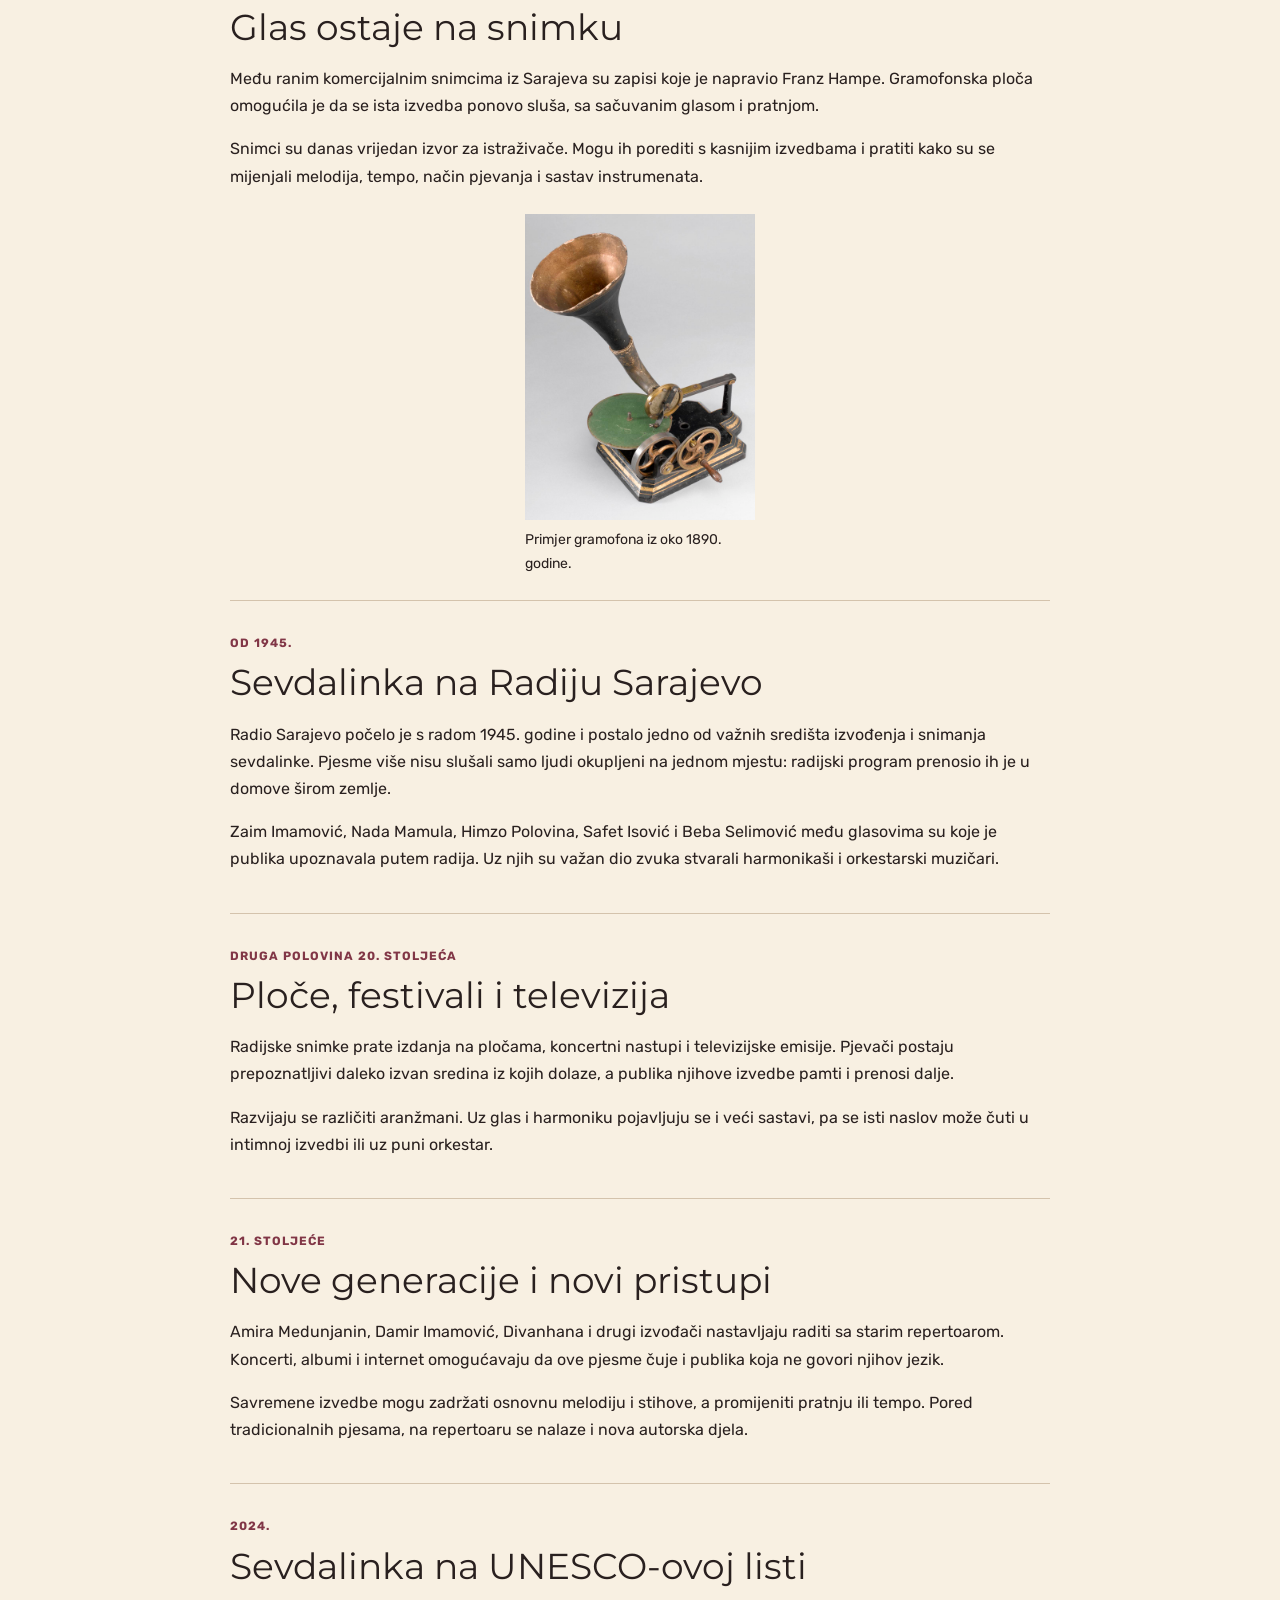
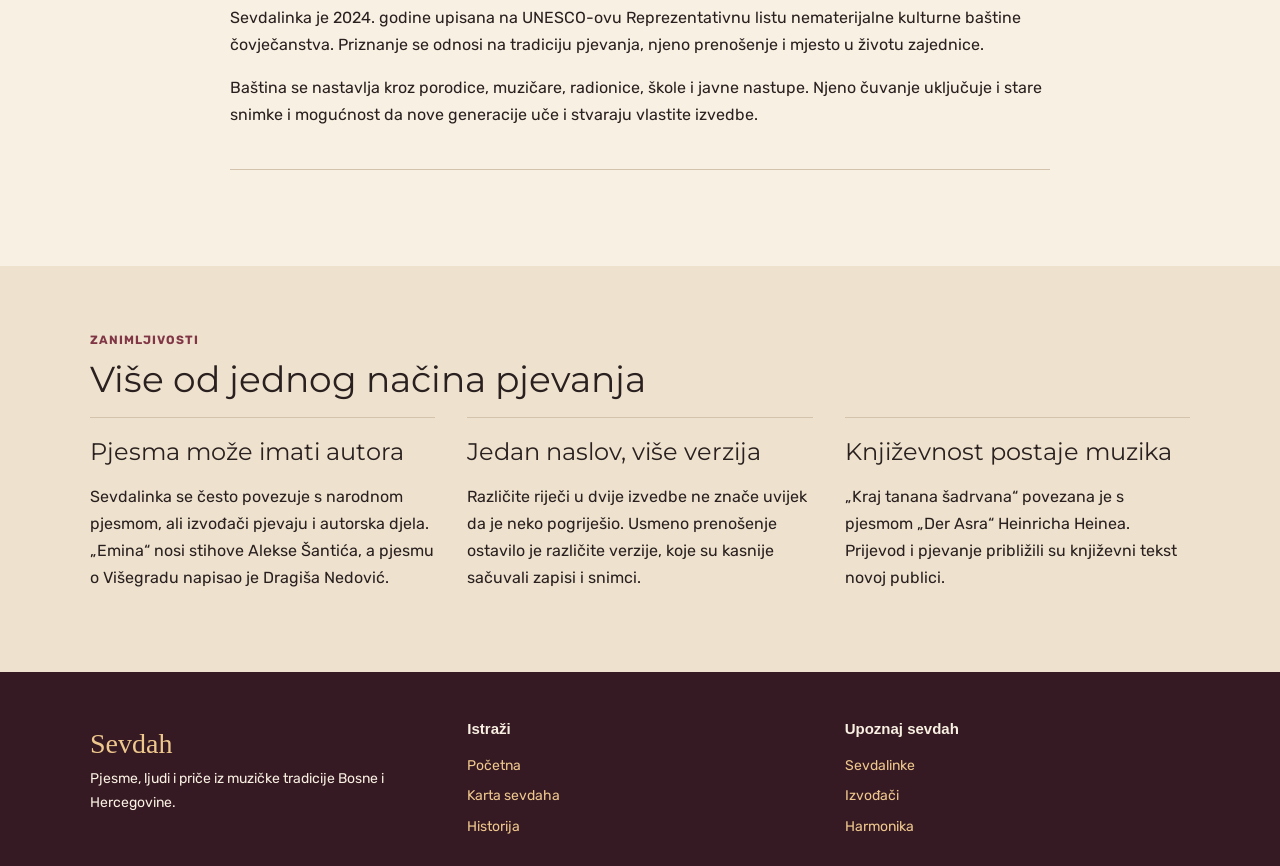
<file: historija.html>
<!DOCTYPE html>

<head>
  <meta charset="utf-8">
  <meta content="width=device-width, initial-scale=1.0" name="viewport">

  <title>Historija sevdalinke | Sevdah</title>

  <link href="images/sevdah.svg" rel="icon">
  <link href="style.css" rel="stylesheet">
  <script defer src="meni.js"></script>
</head>

<body>

  <header class="tamno">
    <nav class="okvir navigacija">
      <a class="logo" href="index.html"><img src="images/sevdah.svg" width="32" height="32">Sevdah</a>

      <button class="meni-dugme" type="button" aria-controls="glavni-meni" aria-expanded="false" aria-label="Otvori meni" hidden>
        <span class="meni-ikona" aria-hidden="true"><span></span><span></span><span></span></span>
        <span>Meni</span>
      </button>

      <div class="meni" id="glavni-meni">
        <a href="index.html">Početna</a>
        <a href="karta.html">Karta</a>
        <a class="aktivno" href="historija.html">Historija</a>
        <a href="sevdalinke.html">Sevdalinke</a>
        <a href="izvodjaci.html">Izvođači</a>
        <a href="harmonika.html">Harmonika</a>
      </div>
    </nav>
  </header>


    <main>
        <div class="tamno naslov">
            <div class="okvir">
                <p class="oznaka">Od usmenog predanja do današnje scene</p>
                <h1>Historija sevdalinke</h1>
                <p>Pjesma koja se stoljećima prenosi, bilježi i iznova izvodi.</p>
            </div>
        </div>

        <div class="okvir citanje odjeljak">
            <div class="period">
                <p class="oznaka">Osmansko doba</p>
                <h2>Pjesma iz gradske sredine</h2>
                <p>Sevdalinka se razvijala kroz susret južnoslavenske usmene poezije i muzičkih utjecaja iz vremena Osmanskog Carstva. Njene teme često su vezane za gradski život: ljubavne susrete, porodične odnose, rastanke i svakodnevne običaje.</p>

                <p>Prenosila se slušanjem i pamćenjem. Pjesma zato nije uvijek imala jedan nepromjenjiv tekst; stihovi i melodija mogli su se razlikovati od izvođača do izvođača. Za mnoge stare pjesme autor nije poznat.</p>
            </div>


            <div class="period">
                <p class="oznaka">19. stoljeće</p>
                <h2>Pjesme ulaze u zbirke</h2>
                <p>Uz usmeno prenošenje, važnu ulogu počinju imati štampane pjesmarice i notni zapisi. Sakupljači bilježe ono što čuju od pjevača i tako čuvaju pjesme koje bi se mogle izgubiti.</p>

                <p>Zapis teksta čuva riječi, a notni zapis melodiju. Ipak, nijedan od njih ne može potpuno prenijeti boju glasa, male promjene tempa i način na koji određeni pjevač ukrašava melodiju.</p>
            </div>

            <div class="period">
                <p class="oznaka">Kraj 19. stoljeća</p>
                <h2>Harmonika dobija svoje mjesto</h2>
                <p>U austrougarskom periodu harmonika se sve više povezuje s izvođenjem sevdalinke. Njen dolazak nije izbrisao saz ili pjevanje bez pratnje, nego je proširio načine na koje se pjesma mogla čuti.</p>

                <p>Desna ruka može voditi melodiju, a lijeva dati bas i akorde. Takva pratnja omogućila je jednom sviraču da podrži pjevača i odsvira uvode i prijelaze između strofa.</p>
            </div>

            <div class="period">
                <p class="oznaka">1893.</p>
                <h2>Ludvík Kuba bilježi pjesme</h2>
                <p>Češki slikar, muzičar i istraživač Ludvík Kuba tokom boravka u Bosni i Hercegovini sakupljao je narodne napjeve. Građa iz 1893. kasnije je objavljivana u Glasniku Zemaljskog muzeja.</p>

                <p>Njegova zbirka „Pjesme i napjevi iz Bosne i Hercegovine“ važna je za proučavanje narodne muzike. Ne sadrži samo sevdalinke, nego širi pogled na muzičku tradiciju prostora kojim je putovao.</p>
            </div>


            <div class="period">
                <p class="oznaka">1907.</p>
                <h2>Glas ostaje na snimku</h2>
                <p>Među ranim komercijalnim snimcima iz Sarajeva su zapisi koje je napravio Franz Hampe. Gramofonska ploča omogućila je da se ista izvedba ponovo sluša, sa sačuvanim glasom i pratnjom.</p>

                <p>Snimci su danas vrijedan izvor za istraživače. Mogu ih porediti s kasnijim izvedbama i pratiti kako su se mijenjali melodija, tempo, način pjevanja i sastav instrumenata.</p>
                <div style="width: 100%; max-width: 230px; margin: 24px auto 0;">
                    <img height="1536" loading="lazy" src="images/gramofon.jpg" width="1152">
                    <p class="opis-slike">Primjer gramofona iz oko 1890. godine.</p>
                </div>
            </div>

            <div class="period">
                <p class="oznaka">Od 1945.</p>
                <h2>Sevdalinka na Radiju Sarajevo</h2>
                <p>Radio Sarajevo počelo je s radom 1945. godine i postalo jedno od važnih središta izvođenja i snimanja sevdalinke. Pjesme više nisu slušali samo ljudi okupljeni na jednom mjestu: radijski program prenosio ih je u domove širom zemlje.</p>

                <p>Zaim Imamović, Nada Mamula, Himzo Polovina, Safet Isović i Beba Selimović među glasovima su koje je publika upoznavala putem radija. Uz njih su važan dio zvuka stvarali harmonikaši i orkestarski muzičari.</p>
            </div>

            <div class="period">
                <p class="oznaka">Druga polovina 20. stoljeća</p>
                <h2>Ploče, festivali i televizija</h2>
                <p>Radijske snimke prate izdanja na pločama, koncertni nastupi i televizijske emisije. Pjevači postaju prepoznatljivi daleko izvan sredina iz kojih dolaze, a publika njihove izvedbe pamti i prenosi dalje.</p>

                <p>Razvijaju se različiti aranžmani. Uz glas i harmoniku pojavljuju se i veći sastavi, pa se isti naslov može čuti u intimnoj izvedbi ili uz puni orkestar.</p>
            </div>


            <div class="period">
                <p class="oznaka">21. stoljeće</p>
                <h2>Nove generacije i novi pristupi</h2>
                <p>Amira Medunjanin, Damir Imamović, Divanhana i drugi izvođači nastavljaju raditi sa starim repertoarom. Koncerti, albumi i internet omogućavaju da ove pjesme čuje i publika koja ne govori njihov jezik.</p>

                <p>Savremene izvedbe mogu zadržati osnovnu melodiju i stihove, a promijeniti pratnju ili tempo. Pored tradicionalnih pjesama, na repertoaru se nalaze i nova autorska djela.</p>
            </div>

            <div class="period">
                <p class="oznaka">2024.</p>
                <h2>Sevdalinka na UNESCO-ovoj listi</h2>
                <p>Sevdalinka je 2024. godine upisana na UNESCO-ovu Reprezentativnu listu nematerijalne kulturne baštine čovječanstva. Priznanje se odnosi na tradiciju pjevanja, njeno prenošenje i mjesto u životu zajednice.</p>
                
                <p>Baština se nastavlja kroz porodice, muzičare, radionice, škole i javne nastupe. Njeno čuvanje uključuje i stare snimke i mogućnost da nove generacije uče i stvaraju vlastite izvedbe.</p>
            </div>
        </div>

        <div class="svijetlo">
            <div class="okvir odjeljak">
                <p class="oznaka">Zanimljivosti</p>
                <h2>Više od jednog načina pjevanja</h2>
                <div class="red">
                    <div class="stupac">
                        <hr>
                        <h3>Pjesma može imati autora</h3>
                        <p>Sevdalinka se često povezuje s narodnom pjesmom, ali izvođači pjevaju i autorska djela. „Emina“ nosi stihove Alekse Šantića, a pjesmu o Višegradu napisao je Dragiša Nedović.</p>
                    </div>

                    <div class="stupac">
                        <hr>
                        <h3>Jedan naslov, više verzija</h3>
                        <p>Različite riječi u dvije izvedbe ne znače uvijek da je neko pogriješio. Usmeno prenošenje ostavilo je različite verzije, koje su kasnije sačuvali zapisi i snimci.</p>
                    </div>


                    <div class="stupac">
                        <hr>
                        <h3>Književnost postaje muzika</h3>
                        <p>„Kraj tanana šadrvana“ povezana je s pjesmom „Der Asra“ Heinricha Heinea. Prijevod i pjevanje približili su književni tekst novoj publici.</p>
                    </div>
                </div>
            </div>
        </div>
    </main>

  <footer class="tamno podnozje">
    <div class="okvir red">
      <div class="stupac">
        <a class="logo" href="index.html">Sevdah</a>
        <p>Pjesme, ljudi i priče iz muzičke tradicije Bosne i Hercegovine.</p>
      </div>

      <div class="stupac footer-linkovi">
        <h2>Istraži</h2>
        <a href="index.html">Početna</a>
        <a href="karta.html">Karta sevdaha</a>
        <a href="historija.html">Historija</a>
      </div>

      <div class="stupac footer-linkovi">
        <h2>Upoznaj sevdah</h2>
        <a href="sevdalinke.html">Sevdalinke</a>
        <a href="izvodjaci.html">Izvođači</a>
        <a href="harmonika.html">Harmonika</a>
      </div>
    </div>
  </footer>
</body>
</html>
</file>
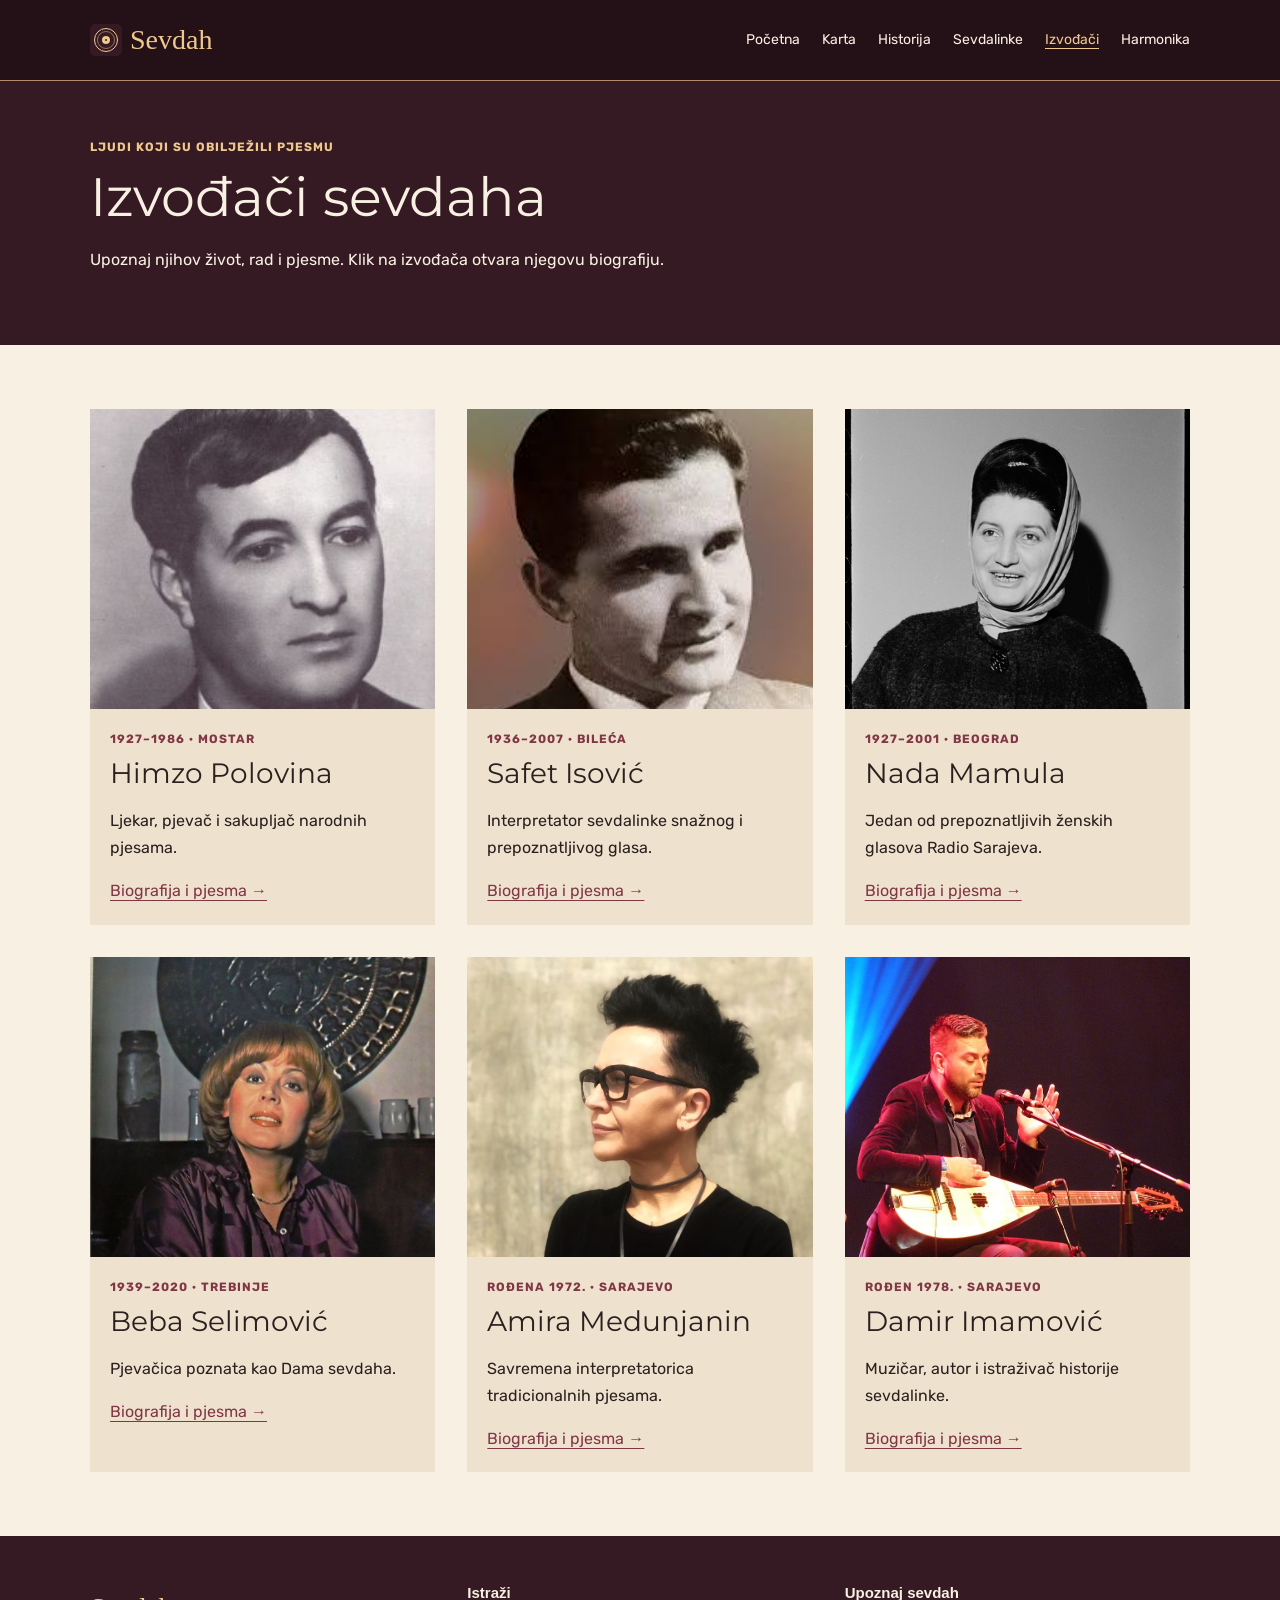
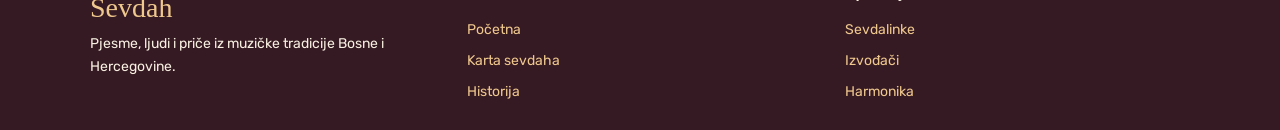
<file: izvodjaci.html>
<!DOCTYPE html>

<head>
  <meta charset="utf-8">
  <meta content="width=device-width, initial-scale=1.0" name="viewport">

  <title>Izvođači | Sevdah</title>

  <link href="images/sevdah.svg" rel="icon">
  <link href="style.css" rel="stylesheet">
  <script defer src="meni.js"></script>
</head>

<body>

  <header class="tamno">
    <nav class="okvir navigacija">
      <a class="logo" href="index.html"><img src="images/sevdah.svg" width="32" height="32">Sevdah</a>

      <button class="meni-dugme" type="button" aria-controls="glavni-meni" aria-expanded="false" aria-label="Otvori meni" hidden>
        <span class="meni-ikona" aria-hidden="true"><span></span><span></span><span></span></span>
        <span>Meni</span>
      </button>

      <div class="meni" id="glavni-meni">
        <a href="index.html">Početna</a>
        <a href="karta.html">Karta</a>
        <a href="historija.html">Historija</a>
        <a href="sevdalinke.html">Sevdalinke</a>
        <a class="aktivno" href="izvodjaci.html">Izvođači</a>
        <a href="harmonika.html">Harmonika</a>
      </div>
    </nav>
  </header>


    <main>
        <div class="tamno naslov">
            <div class="okvir">
                <p class="oznaka">Ljudi koji su obilježili pjesmu</p>
                <h1>Izvođači sevdaha</h1>
                <p>Upoznaj njihov život, rad i pjesme. Klik na izvođača otvara njegovu biografiju.</p>
            </div>
        </div>

        <div class="okvir odjeljak">
            <div class="red">
                <a class="stupac kartica" href="himzo-polovina.html">
                    <img class="portret" height="500" loading="lazy" src="images/himzo-polovina.jpg" width="500">
                    <div class="kartica-tekst">
                        <p class="oznaka">1927–1986 · Mostar</p>
                        <h2>Himzo Polovina</h2>
                        <p>Ljekar, pjevač i sakupljač narodnih pjesama.</p>
                        <span class="procitaj">Biografija i pjesma →</span>
                    </div>
                </a>

                <a class="stupac kartica" href="safet-isovic.html">
                    <img class="portret" height="500" loading="lazy" src="images/safet-isovic.jpg" width="500">
                    <div class="kartica-tekst">
                        <p class="oznaka">1936–2007 · Bileća</p>
                        <h2>Safet Isović</h2>
                        <p>Interpretator sevdalinke snažnog i prepoznatljivog glasa.</p>
                        <span class="procitaj">Biografija i pjesma →</span>
                    </div>
                </a>

                <a class="stupac kartica" href="nada-mamula.html">
                    <img class="portret" height="500" loading="lazy" src="images/nada-mamula.jpg" width="500">
                    <div class="kartica-tekst">
                        <p class="oznaka">1927–2001 · Beograd</p>
                        <h2>Nada Mamula</h2>
                        <p>Jedan od prepoznatljivih ženskih glasova Radio Sarajeva.</p>
                        <span class="procitaj">Biografija i pjesma →</span>
                    </div>
                </a>

                <a class="stupac kartica" href="beba-selimovic.html">
                    <img class="portret" height="500" loading="lazy" src="images/beba-selimovic.jpg" width="500">
                    <div class="kartica-tekst">
                        <p class="oznaka">1939–2020 · Trebinje</p>
                        <h2>Beba Selimović</h2>
                        <p>Pjevačica poznata kao Dama sevdaha.</p>
                        <span class="procitaj">Biografija i pjesma →</span>
                    </div>
                </a>

                <a class="stupac kartica" href="amira-medunjanin.html">
                    <img class="portret" height="500" loading="lazy" src="images/amira-medunjanin.jpg" width="500">
                    <div class="kartica-tekst">
                        <p class="oznaka">Rođena 1972. · Sarajevo</p>
                        <h2>Amira Medunjanin</h2>
                        <p>Savremena interpretatorica tradicionalnih pjesama.</p>
                        <span class="procitaj">Biografija i pjesma →</span>
                    </div>
                </a>

                <a class="stupac kartica" href="damir-imamovic.html">
                    <img class="portret" height="500" loading="lazy" src="images/damir-imamovic.jpg" width="500">
                    <div class="kartica-tekst">
                        <p class="oznaka">Rođen 1978. · Sarajevo</p>
                        <h2>Damir Imamović</h2>
                        <p>Muzičar, autor i istraživač historije sevdalinke.</p>
                        <span class="procitaj">Biografija i pjesma →</span>
                    </div>
                </a>
            </div>
        </div>
    </main>

  <footer class="tamno podnozje">
    <div class="okvir red">
      <div class="stupac">
        <a class="logo" href="index.html">Sevdah</a>
        <p>Pjesme, ljudi i priče iz muzičke tradicije Bosne i Hercegovine.</p>
      </div>

      <div class="stupac footer-linkovi">
        <h2>Istraži</h2>
        <a href="index.html">Početna</a>
        <a href="karta.html">Karta sevdaha</a>
        <a href="historija.html">Historija</a>
      </div>


      <div class="stupac footer-linkovi">
        <h2>Upoznaj sevdah</h2>
        <a href="sevdalinke.html">Sevdalinke</a>
        <a href="izvodjaci.html">Izvođači</a>
        <a href="harmonika.html">Harmonika</a>
      </div>
    </div>
  </footer>
</body>
</html>
</file>
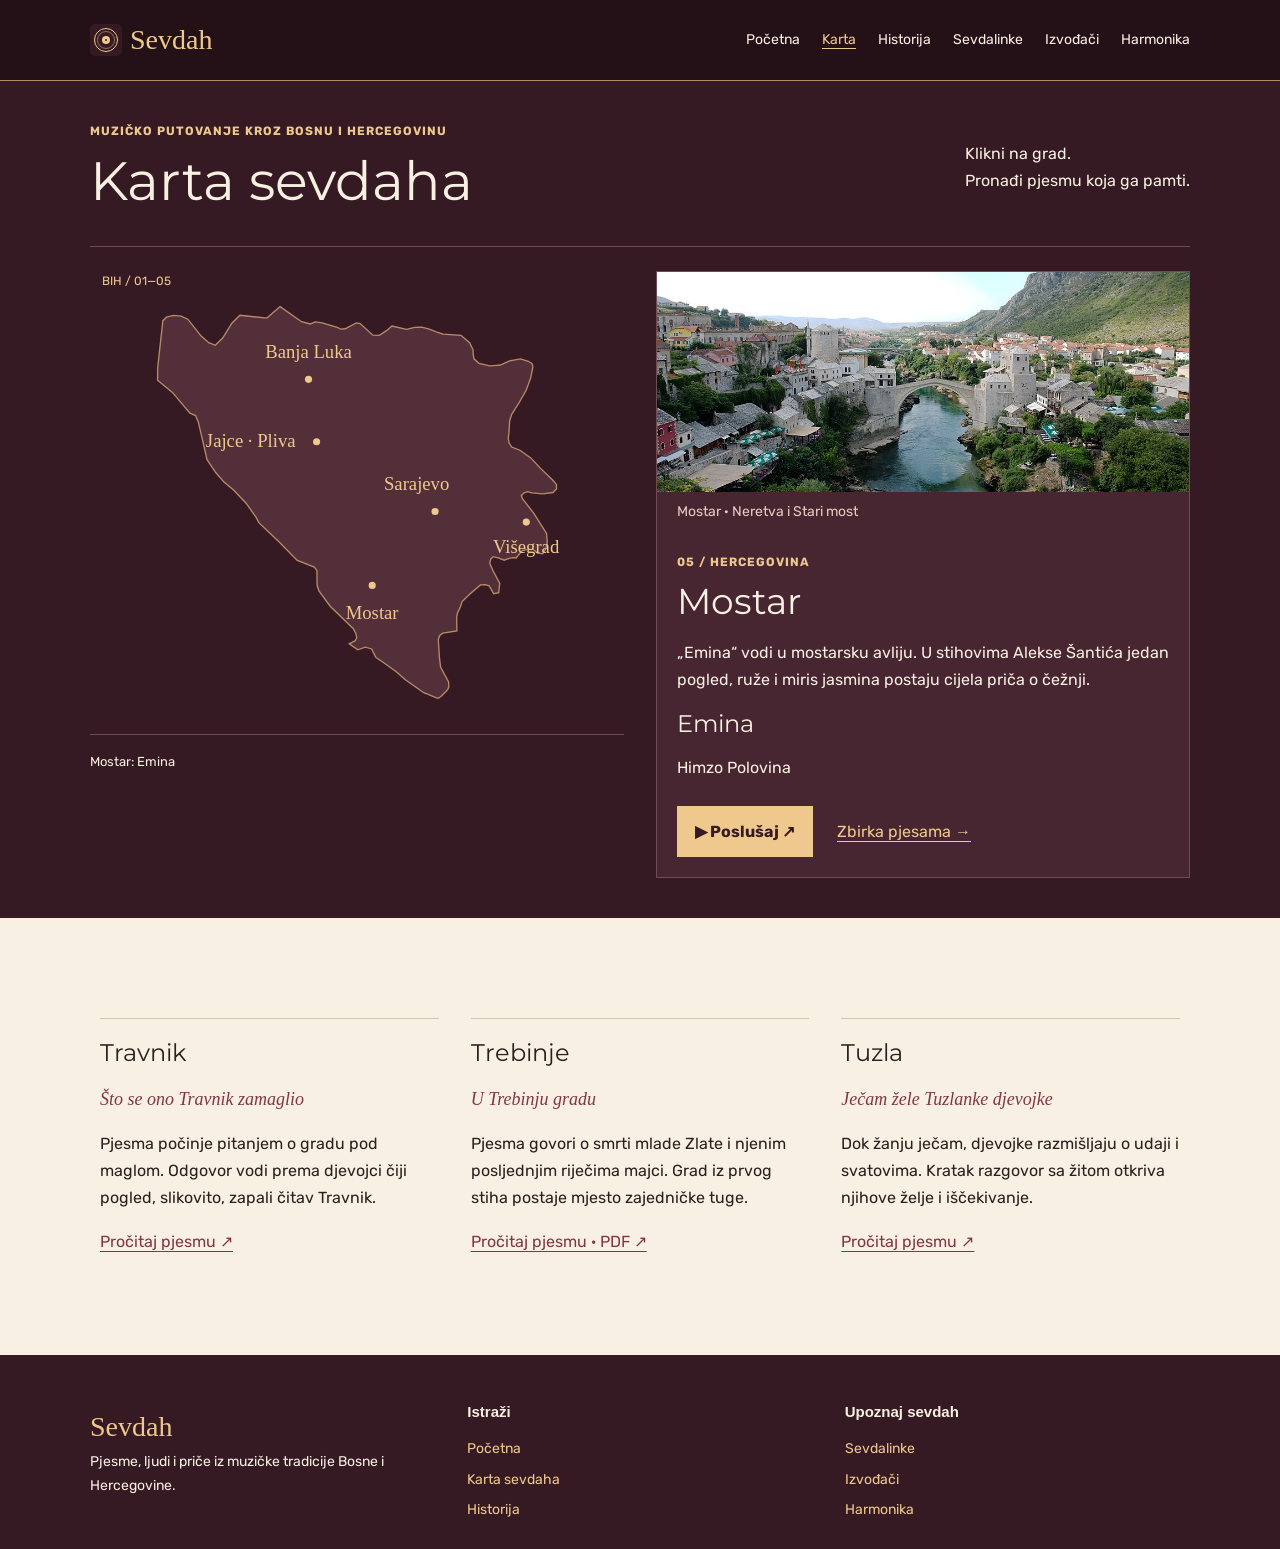
<file: karta.html>
<!DOCTYPE html>

<head>
  <meta charset="utf-8">
  <meta content="width=device-width, initial-scale=1.0" name="viewport">

  <title>Karta sevdaha | Sevdah</title>

  <link href="images/sevdah.svg" rel="icon">
  <link href="style.css" rel="stylesheet">
  <script defer src="karta.js">
  </script>
</head>

<body>

  <header class="tamno">
    <nav class="okvir navigacija">
      <a class="logo" href="index.html"><img src="images/sevdah.svg" width="32" height="32">Sevdah</a>

      <div class="meni">
        <a href="index.html">Početna</a>
        <a class="aktivno" href="karta.html">Karta</a>
        <a href="historija.html">Historija</a>
        <a href="sevdalinke.html">Sevdalinke</a>
        <a href="izvodjaci.html">Izvođači</a>
        <a href="harmonika.html">Harmonika</a>
      </div>
    </nav>
  </header>


    <main>
        <div class="tamno" style="padding: 40px 0;">
            <div class="okvir">
                <div class="red" style="align-items: center; justify-content: space-between; gap: 16px; margin-bottom: 24px; padding-bottom: 16px; border-bottom: 1px solid #714b53;">
                    <div>
                        <p class="oznaka">Muzičko putovanje kroz Bosnu i Hercegovinu</p>
                        <h1>Karta sevdaha</h1>
                    </div>
                    <p>
                        Klikni na grad.<br>
                        Pronađi pjesmu koja ga pamti.
                    </p>
                </div>

                <div class="red">
                    <div class="stupac">
                        <div style="position: relative;">
                            <img height="520" src="images/bih-nazivi.svg" width="600">
                            <span style="position: absolute; color: #efc88e; font-size: 12px; top: 0; left: 12px;">BIH / 01—05</span>
                            <button class="pin" id="banja-luka" onclick="prikaziMjesto('banja-luka')" style="left: 40.91%; top: 23.41%;" title="Banja Luka" type="button">
                                <span></span>
                            </button>
                            <button class="pin" id="jajce" onclick="prikaziMjesto('jajce')" style="left: 42.44%; top: 36.89%;" title="Jajce · Pliva" type="button">
                                <span></span>
                            </button>
                            <button class="pin" id="sarajevo" onclick="prikaziMjesto('sarajevo')" style="left: 64.62%; top: 51.94%;" title="Sarajevo" type="button">
                                <span></span>
                            </button>
                            <button class="pin" id="visegrad" onclick="prikaziMjesto('visegrad')" style="left: 81.7%; top: 54.24%;" title="Višegrad" type="button">
                                <span></span>
                            </button>
                            <button class="pin odabrano" id="mostar" onclick="prikaziMjesto('mostar')" style="left: 52.85%; top: 67.91%;" title="Mostar" type="button">
                                <span></span>
                            </button>
                        </div>
                        <p style="padding-top: 16px; border-top: 1px solid #714b53; font-size: 13px;" id="odabrano-mjesto">Mostar: Emina</p>
                    </div>

                    <div class="stupac" style="border: 1px solid #714b53; background-color: #482631;" id="prica">
                        <div>
                            <img style="height: 220px; object-fit: cover;" height="643" id="grad-slika" src="images/mostar.jpg" width="960">
                            <p class="opis-slike" style="margin: 8px 20px; color: #e7ccc0;" id="grad-kadar">Mostar · Neretva i Stari most</p>
                        </div>


                        <div style="padding: 20px;">
                            <p class="oznaka" id="grad-broj">05 / HERCEGOVINA</p>
                            <h2 id="grad">Mostar</h2>
                            <p id="grad-opis">„Emina“ vodi u mostarsku avliju. U stihovima Alekse Šantića jedan pogled, ruže i miris jasmina postaju cijela priča o čežnji.</p>
                            <h3 id="grad-pjesma">Emina</h3>
                            <p id="grad-izvodjac">Himzo Polovina</p>
                            <div class="linkovi">
                                <a class="dugme" href="https://www.youtube.com/watch?v=hkhnzxnYfNI" id="grad-slusaj" rel="noopener noreferrer" target="_blank">▶ Poslušaj ↗</a>
                                <a href="sevdalinke.html">Zbirka pjesama →</a>
                            </div>
                        </div>
                    </div>
                </div>
            </div>
        </div>

        <div class="odjeljak" style="padding: 100px 100px">
            <div class="red">
                <div class="stupac">
                    <hr>
                    <h3>Travnik</h3>
                    <p class="naziv-pjesme">Što se ono Travnik zamaglio</p>
                    <p>Pjesma počinje pitanjem o gradu pod maglom. Odgovor vodi prema djevojci čiji pogled, slikovito, zapali čitav Travnik.</p>
                    <a href="https://bs.wikisource.org/wiki/Što_se_ono_Travnik_zamaglio" rel="noopener noreferrer" target="_blank">Pročitaj pjesmu ↗</a>
                </div>


                <div class="stupac">
                    <hr>
                    <h3>Trebinje</h3>
                    <p class="naziv-pjesme">U Trebinju gradu</p>
                    <p>Pjesma govori o smrti mlade Zlate i njenim posljednjim riječima majci. Grad iz prvog stiha postaje mjesto zajedničke tuge.</p>
                    <a href="https://www.cidom.org/wp-content/uploads/2015/12/Sevdalinke-tekstovi_opt.pdf#page=142" rel="noopener noreferrer" target="_blank">Pročitaj pjesmu · PDF ↗</a>
                </div>

                <div class="stupac">
                    <hr>
                    <h3>Tuzla</h3>
                    <p class="naziv-pjesme">Ječam žele Tuzlanke djevojke</p>
                    <p>Dok žanju ječam, djevojke razmišljaju o udaji i svatovima. Kratak razgovor sa žitom otkriva njihove želje i iščekivanje.</p>
                    <a href="https://sevdah.tv/jecam-zele-tuzlanke-djevojke/" rel="noopener noreferrer" target="_blank">Pročitaj pjesmu ↗</a>
                </div>
            </div>
        </div>
    </main>

  <footer class="tamno podnozje">
    <div class="okvir red">
      <div class="stupac">
        <a class="logo" href="index.html">Sevdah</a>
        <p>Pjesme, ljudi i priče iz muzičke tradicije Bosne i Hercegovine.</p>
      </div>

      <div class="stupac footer-linkovi">
        <h2>Istraži</h2>
        <a href="index.html">Početna</a>
        <a href="karta.html">Karta sevdaha</a>
        <a href="historija.html">Historija</a>
      </div>

      <div class="stupac footer-linkovi">
        <h2>Upoznaj sevdah</h2>
        <a href="sevdalinke.html">Sevdalinke</a>
        <a href="izvodjaci.html">Izvođači</a>
        <a href="harmonika.html">Harmonika</a>
      </div>
    </div>
  </footer>
</body>
</html>
</file>
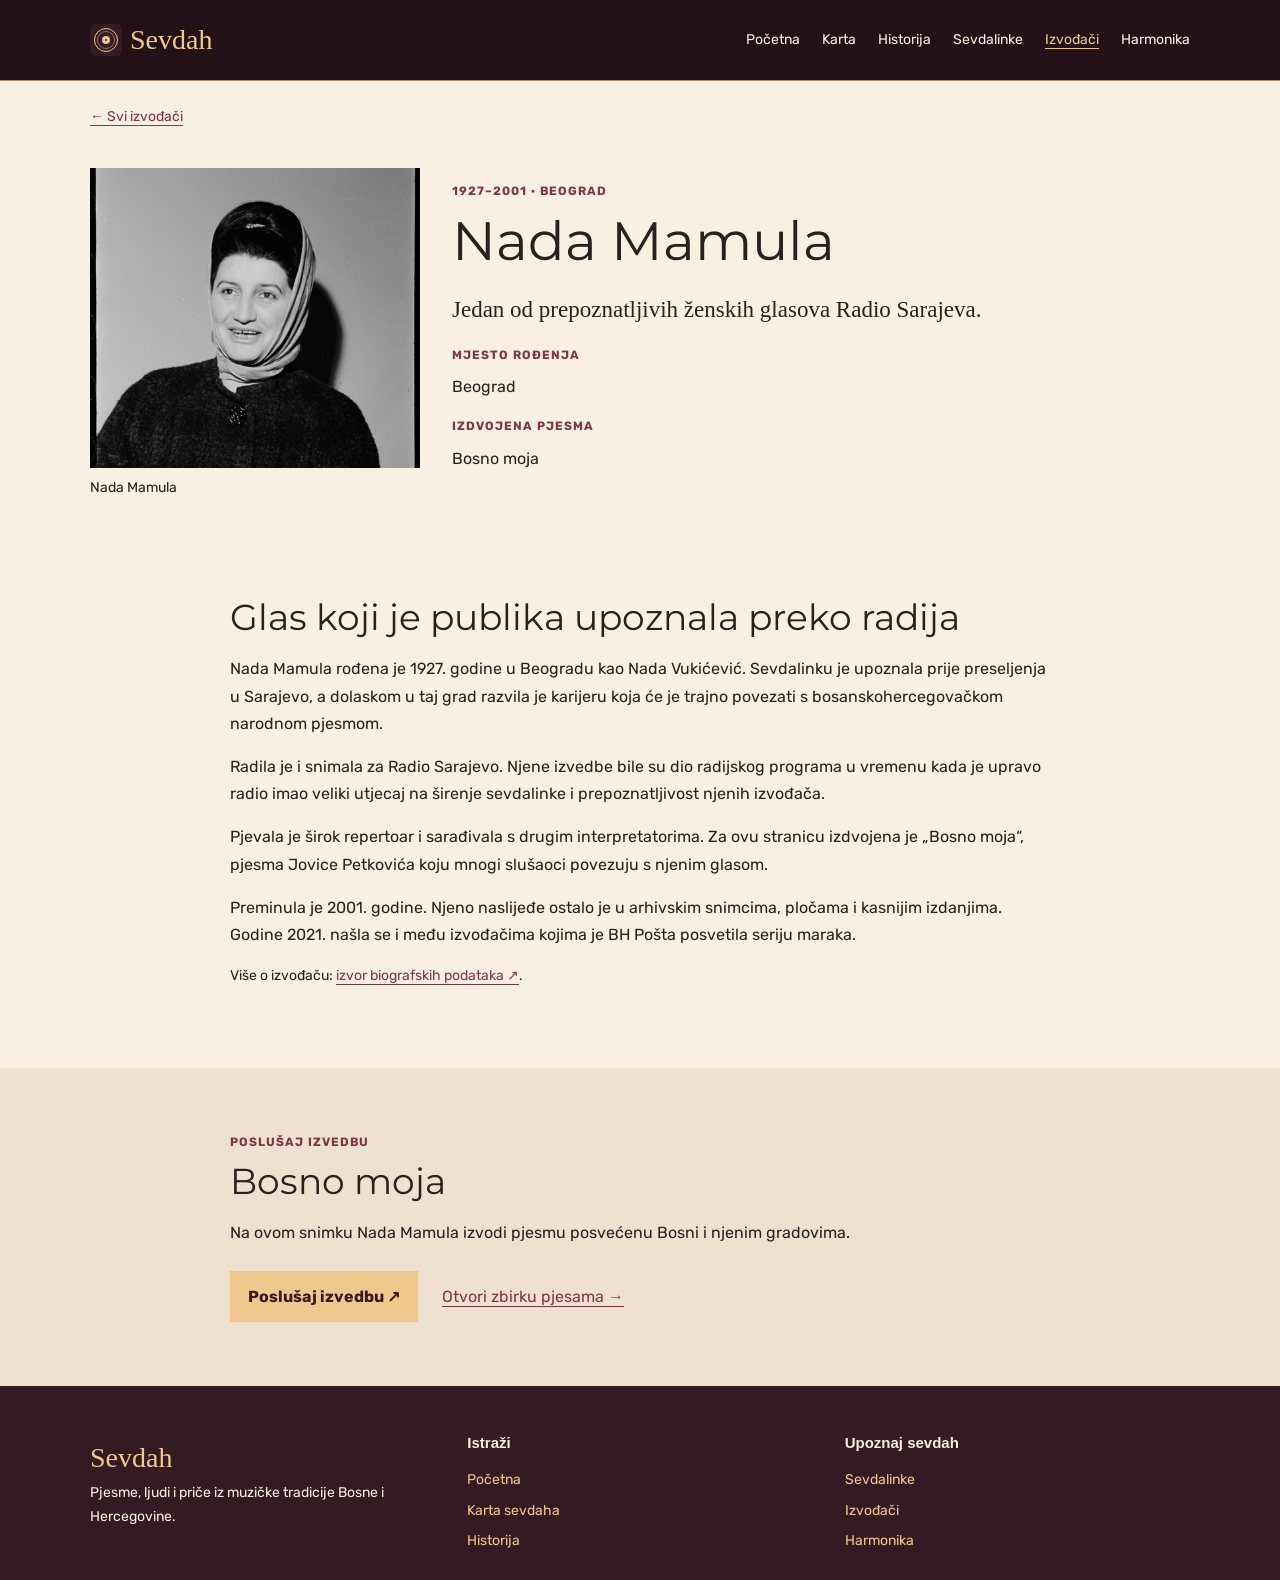
<file: nada-mamula.html>
<!DOCTYPE html>

<head>
  <meta charset="utf-8">
  <meta content="width=device-width, initial-scale=1.0" name="viewport">

  <title>Nada Mamula | Sevdah</title>

  <link href="images/sevdah.png" rel="icon">
  <link href="style.css" rel="stylesheet">
  <script defer src="meni.js"></script>
</head>

<body>

  <header class="tamno">
    <nav class="okvir navigacija">
      <a class="logo" href="index.html"><img src="images/sevdah.svg" width="32" height="32">Sevdah</a>

      <button class="meni-dugme" type="button" aria-controls="glavni-meni" aria-expanded="false" aria-label="Otvori meni" hidden>
        <span class="meni-ikona" aria-hidden="true"><span></span><span></span><span></span></span>
        <span>Meni</span>
      </button>

      <div class="meni" id="glavni-meni">
        <a href="index.html">Početna</a>
        <a href="karta.html">Karta</a>
        <a href="historija.html">Historija</a>
        <a href="sevdalinke.html">Sevdalinke</a>
        <a class="aktivno" href="izvodjaci.html">Izvođači</a>
        <a href="harmonika.html">Harmonika</a>
      </div>
    </nav>
  </header>


    <main>
        <div class="okvir putanja">
            <a href="izvodjaci.html">← Svi izvođači</a>
        </div>

        <div class="okvir red uvod-biografije">
            <div class="mala-slika stupac">
                <img class="portret" height="500" src="images/nada-mamula.jpg" width="500">
                <p class="opis-slike">Nada Mamula</p>
            </div>

            <div class="stupac">
                <p class="oznaka">1927–2001 · Beograd</p>
                <h1>Nada Mamula</h1>
                <p class="podnaslov">Jedan od prepoznatljivih ženskih glasova Radio Sarajeva.</p>
                <p class="oznaka">Mjesto rođenja</p>

                <p>Beograd</p>
                <p class="oznaka">Izdvojena pjesma</p>

                <p>Bosno moja</p>
            </div>
        </div>

        <div class="okvir citanje odjeljak">
            <h2>Glas koji je publika upoznala preko radija</h2>
            <p>Nada Mamula rođena je 1927. godine u Beogradu kao Nada Vukićević. Sevdalinku je upoznala prije preseljenja u Sarajevo, a dolaskom u taj grad razvila je karijeru koja će je trajno povezati s bosanskohercegovačkom narodnom pjesmom.</p>

            <p>Radila je i snimala za Radio Sarajevo. Njene izvedbe bile su dio radijskog programa u vremenu kada je upravo radio imao veliki utjecaj na širenje sevdalinke i prepoznatljivost njenih izvođača.</p>
            <p>Pjevala je širok repertoar i sarađivala s drugim interpretatorima. Za ovu stranicu izdvojena je „Bosno moja“, pjesma Jovice Petkovića koju mnogi slušaoci povezuju s njenim glasom.</p>

            <p>Preminula je 2001. godine. Njeno naslijeđe ostalo je u arhivskim snimcima, pločama i kasnijim izdanjima. Godine 2021. našla se i među izvođačima kojima je BH Pošta posvetila seriju maraka.</p>
            <p class="izvor-red">Više o izvođaču: <a href="https://radiosarajevo.ba/radio/emisije/sevdah-changes-trinaest-godina-bez-nade-drugi-dio/168718" rel="noopener noreferrer" target="_blank">izvor biografskih podataka ↗</a>.</p>
        </div>


        <div class="svijetlo">
            <div class="okvir citanje odjeljak">
                <p class="oznaka">Poslušaj izvedbu</p>
                <h2>Bosno moja</h2>
                <p>Na ovom snimku Nada Mamula izvodi pjesmu posvećenu Bosni i njenim gradovima.</p>
                <div class="linkovi">
                    <a class="dugme" href="https://www.youtube.com/watch?v=R_9Y_GOdkb8" rel="noopener noreferrer" target="_blank">Poslušaj izvedbu ↗</a>
                    <a href="sevdalinke.html">Otvori zbirku pjesama →</a>
                </div>
            </div>
        </div>
    </main>

  <footer class="tamno podnozje">
    <div class="okvir red">
      <div class="stupac">
        <a class="logo" href="index.html">Sevdah</a>
        <p>Pjesme, ljudi i priče iz muzičke tradicije Bosne i Hercegovine.</p>
      </div>

      <div class="stupac footer-linkovi">
        <h2>Istraži</h2>
        <a href="index.html">Početna</a>
        <a href="karta.html">Karta sevdaha</a>
        <a href="historija.html">Historija</a>
      </div>

      <div class="stupac footer-linkovi">
        <h2>Upoznaj sevdah</h2>
        <a href="sevdalinke.html">Sevdalinke</a>
        <a href="izvodjaci.html">Izvođači</a>
        <a href="harmonika.html">Harmonika</a>
      </div>
    </div>
  </footer>
</body>
</html>
</file>
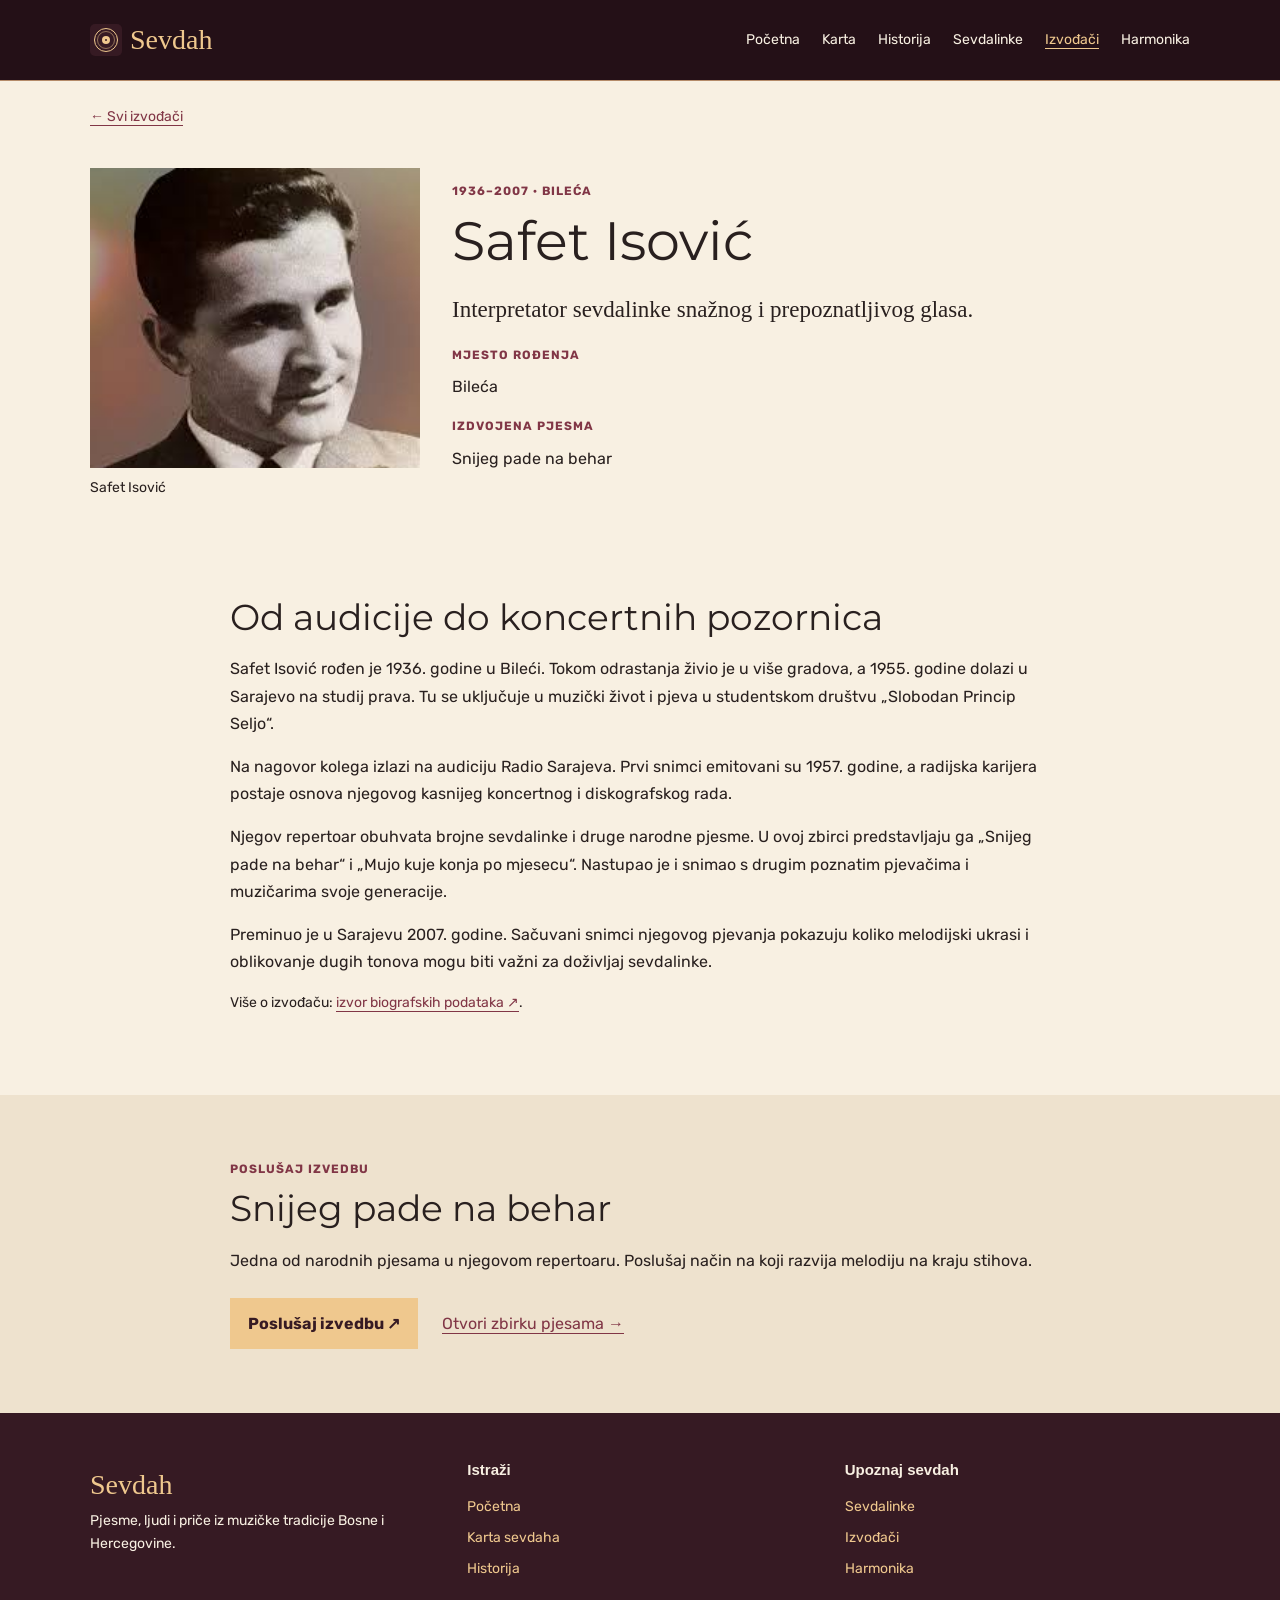
<file: safet-isovic.html>
<!DOCTYPE html>

<head>
  <meta charset="utf-8">
  <meta content="width=device-width, initial-scale=1.0" name="viewport">

  <title>Safet Isović | Sevdah</title>

  <link href="images/sevdah.png" rel="icon">
  <link href="style.css" rel="stylesheet">
  <script defer src="meni.js"></script>
</head>

<body>

  <header class="tamno">
    <nav class="okvir navigacija">
      <a class="logo" href="index.html"><img src="images/sevdah.svg" width="32" height="32">Sevdah</a>

      <button class="meni-dugme" type="button" aria-controls="glavni-meni" aria-expanded="false" aria-label="Otvori meni" hidden>
        <span class="meni-ikona" aria-hidden="true"><span></span><span></span><span></span></span>
        <span>Meni</span>
      </button>

      <div class="meni" id="glavni-meni">
        <a href="index.html">Početna</a>
        <a href="karta.html">Karta</a>
        <a href="historija.html">Historija</a>
        <a href="sevdalinke.html">Sevdalinke</a>
        <a class="aktivno" href="izvodjaci.html">Izvođači</a>
        <a href="harmonika.html">Harmonika</a>
      </div>
    </nav>
  </header>


    <main>
        <div class="okvir putanja">
            <a href="izvodjaci.html">← Svi izvođači</a>
        </div>

        <div class="okvir red uvod-biografije">
            <div class="mala-slika stupac">
                <img class="portret" height="500" src="images/safet-isovic.jpg" width="500">
                <p class="opis-slike">Safet Isović</p>
            </div>

            <div class="stupac">
                <p class="oznaka">1936–2007 · Bileća</p>
                <h1>Safet Isović</h1>
                <p class="podnaslov">Interpretator sevdalinke snažnog i prepoznatljivog glasa.</p>
                <p class="oznaka">Mjesto rođenja</p>

                <p>Bileća</p>
                <p class="oznaka">Izdvojena pjesma</p>

                <p>Snijeg pade na behar</p>
            </div>
        </div>

        <div class="okvir citanje odjeljak">
            <h2>Od audicije do koncertnih pozornica</h2>
            <p>Safet Isović rođen je 1936. godine u Bileći. Tokom odrastanja živio je u više gradova, a 1955. godine dolazi u Sarajevo na studij prava. Tu se uključuje u muzički život i pjeva u studentskom društvu „Slobodan Princip Seljo“.</p>

            <p>Na nagovor kolega izlazi na audiciju Radio Sarajeva. Prvi snimci emitovani su 1957. godine, a radijska karijera postaje osnova njegovog kasnijeg koncertnog i diskografskog rada.</p>
            <p>Njegov repertoar obuhvata brojne sevdalinke i druge narodne pjesme. U ovoj zbirci predstavljaju ga „Snijeg pade na behar“ i „Mujo kuje konja po mjesecu“. Nastupao je i snimao s drugim poznatim pjevačima i muzičarima svoje generacije.</p>

            <p>Preminuo je u Sarajevu 2007. godine. Sačuvani snimci njegovog pjevanja pokazuju koliko melodijski ukrasi i oblikovanje dugih tonova mogu biti važni za doživljaj sevdalinke.</p>
            <p class="izvor-red">Više o izvođaču: <a href="https://sevdalinka.info/en/performers/doyens-of-sevdah/safet-isovic/" rel="noopener noreferrer" target="_blank">izvor biografskih podataka ↗</a>.</p>
        </div>


        <div class="svijetlo">
            <div class="okvir citanje odjeljak">
                <p class="oznaka">Poslušaj izvedbu</p>
                <h2>Snijeg pade na behar</h2>
                <p>Jedna od narodnih pjesama u njegovom repertoaru. Poslušaj način na koji razvija melodiju na kraju stihova.</p>
                <div class="linkovi">
                    <a class="dugme" href="https://www.youtube.com/watch?v=fgaPzKX-blE" rel="noopener noreferrer" target="_blank">Poslušaj izvedbu ↗</a>
                    <a href="sevdalinke.html">Otvori zbirku pjesama →</a>
                </div>
            </div>
        </div>
    </main>

  <footer class="tamno podnozje">
    <div class="okvir red">
      <div class="stupac">
        <a class="logo" href="index.html">Sevdah</a>
        <p>Pjesme, ljudi i priče iz muzičke tradicije Bosne i Hercegovine.</p>
      </div>

      <div class="stupac footer-linkovi">
        <h2>Istraži</h2>
        <a href="index.html">Početna</a>
        <a href="karta.html">Karta sevdaha</a>
        <a href="historija.html">Historija</a>
      </div>

      <div class="stupac footer-linkovi">
        <h2>Upoznaj sevdah</h2>
        <a href="sevdalinke.html">Sevdalinke</a>
        <a href="izvodjaci.html">Izvođači</a>
        <a href="harmonika.html">Harmonika</a>
      </div>
    </div>
  </footer>
</body>
</html>
</file>
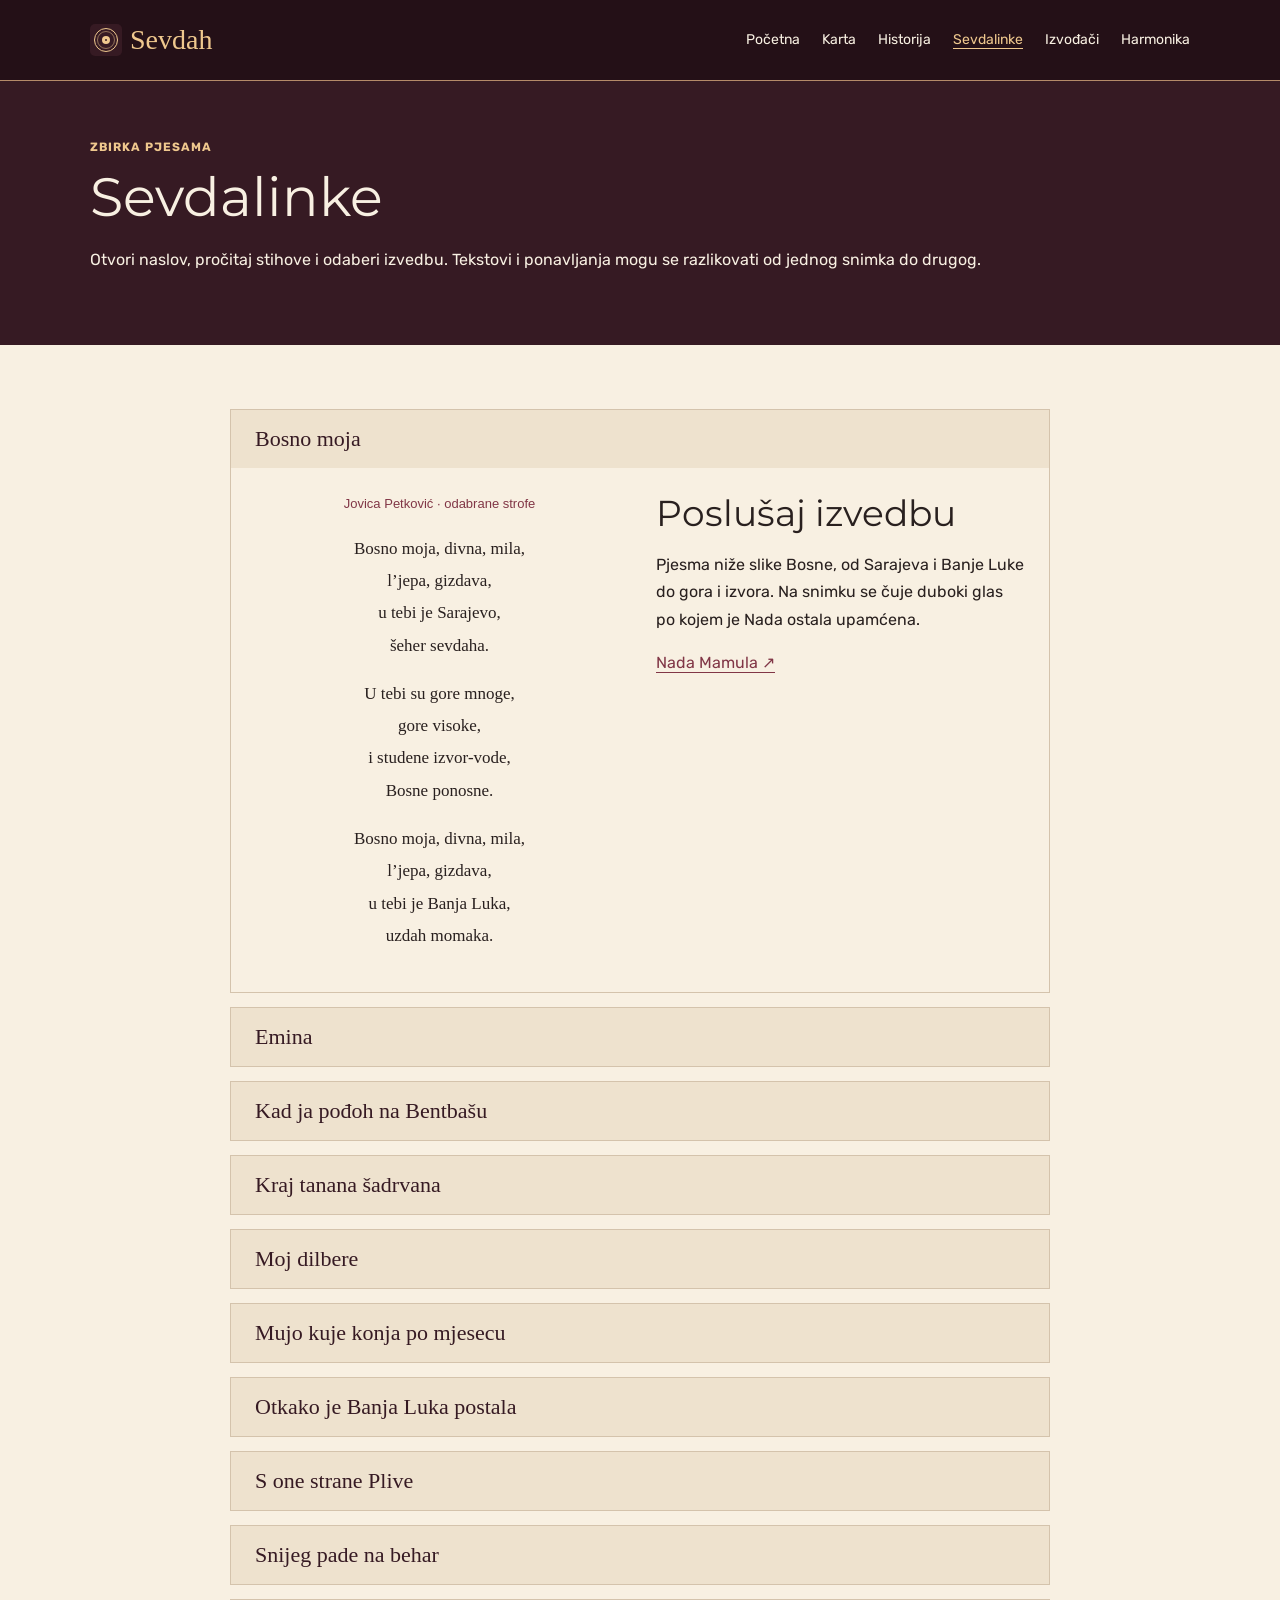
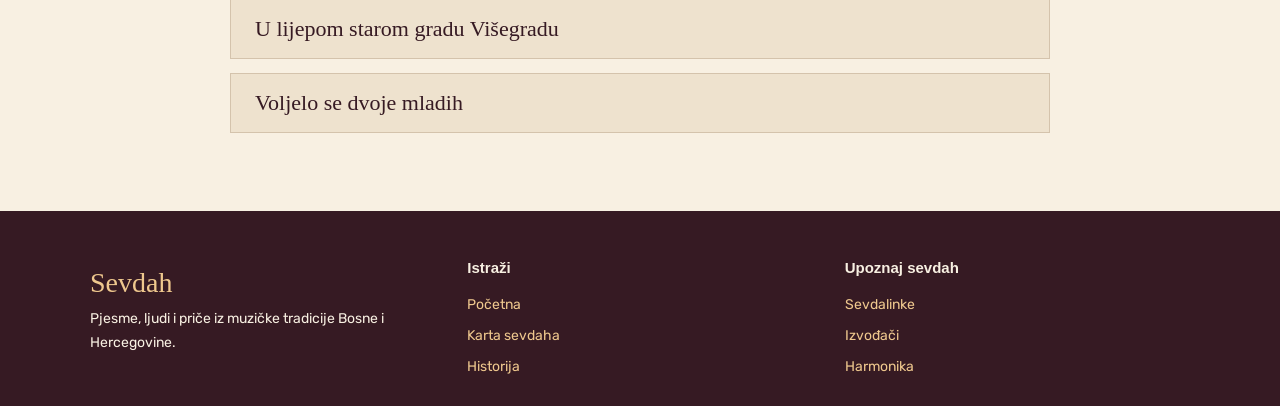
<file: sevdalinke.html>
<!DOCTYPE html>

<head>
  <meta charset="utf-8">
  <meta content="width=device-width, initial-scale=1.0" name="viewport">

  <title>Sevdalinke | Sevdah</title>

  <link href="images/sevdah.svg" rel="icon">
  <link href="style.css" rel="stylesheet">
  <script defer src="tekst.js">
  </script>
  <script defer src="meni.js"></script>
</head>

<body>

  <header class="tamno">
    <nav class="okvir navigacija">
      <a class="logo" href="index.html"><img src="images/sevdah.svg" width="32" height="32">Sevdah</a>

      <button class="meni-dugme" type="button" aria-controls="glavni-meni" aria-expanded="false" aria-label="Otvori meni" hidden>
        <span class="meni-ikona" aria-hidden="true"><span></span><span></span><span></span></span>
        <span>Meni</span>
      </button>

      <div class="meni" id="glavni-meni">
        <a href="index.html">Početna</a>
        <a href="karta.html">Karta</a>
        <a href="historija.html">Historija</a>
        <a class="aktivno" href="sevdalinke.html">Sevdalinke</a>
        <a href="izvodjaci.html">Izvođači</a>
        <a href="harmonika.html">Harmonika</a>
      </div>
    </nav>
  </header>


    <main>
        <div class="tamno naslov">
            <div class="okvir">
                <p class="oznaka">Zbirka pjesama</p>
                <h1>Sevdalinke</h1>
                <p>Otvori naslov, pročitaj stihove i odaberi izvedbu. Tekstovi i ponavljanja mogu se razlikovati od jednog snimka do drugog.</p>
            </div>
        </div>

        <div class="okvir odjeljak citanje">
            <div class="pjesma">
                <button class="naslov-pjesme" onclick="prikaziTekst('pjesma-1')" type="button">Bosno moja</button>
                <div class="pjesma-sadrzaj" id="pjesma-1">
                    <div class="red">
                        <div class="stihovi stupac">
                            <p class="autor-pjesme">Jovica Petković · odabrane strofe</p>

                            <p>
                                Bosno moja, divna, mila,<br>
                                l’jepa, gizdava,<br>
                                u tebi je Sarajevo,<br>
                                šeher sevdaha.
                            </p>
                            <p>
                                U tebi su gore mnoge,<br>
                                gore visoke,<br>
                                i studene izvor-vode,<br>
                                Bosne ponosne.
                            </p>

                            <p>
                                Bosno moja, divna, mila,<br>
                                l’jepa, gizdava,<br>
                                u tebi je Banja Luka,<br>
                                uzdah momaka.
                            </p>
                        </div>

                        <div class="izvedbe stupac">
                            <h2>Poslušaj izvedbu</h2>
                            <p>Pjesma niže slike Bosne, od Sarajeva i Banje Luke do gora i izvora. Na snimku se čuje duboki glas po kojem je Nada ostala upamćena.</p>
                            <a href="https://www.youtube.com/watch?v=63dRKNMmeUw" rel="noopener noreferrer" target="_blank">Nada Mamula ↗</a>
                        </div>
                    </div>
                </div>
            </div>


            <div class="pjesma">
                <button class="naslov-pjesme" onclick="prikaziTekst('pjesma-2')" type="button">Emina</button>
                <div class="pjesma-sadrzaj" hidden id="pjesma-2">
                    <div class="red">
                        <div class="stihovi stupac">
                            <p class="autor-pjesme">Aleksa Šantić · izvorni pjesnički tekst</p>
                            <p>
                                Sinoć, kad se vratih iz topla hamama,<br>
                                Prođoh pokraj bašte staroga imama;<br>
                                Kad tamo, u bašti, u hladu jasmina,<br>
                                S ibrikom u ruci stajaše Emina.
                            </p>

                            <p>
                                Ja kakva je, pusta! Tako mi imana,<br>
                                Stid je ne bi bilo da je kod sultana!<br>
                                Pa još kad se šeće i plećima kreće...<br>
                                — Ni hodžin mi zapis više pomoć neće!...
                            </p>
                            <p>
                                Ja joj nazvah selam. Al’ moga mi dina,<br>
                                Ne šće ni da čuje lijepa Emina,<br>
                                No u srebren ibrik zahitila vode<br>
                                Pa po bašti đule zalivati ode;
                            </p>

                            <p>
                                S grana vjetar duhnu pa niz pleći puste<br>
                                Rasplete joj one pletenice guste,<br>
                                Zamirisa kosa ko zumbuli plavi,<br>
                                A meni se krenu bururet u glavi!
                            </p>
                            <p>
                                Malo ne posrnuh, mojega mi dina,<br>
                                No meni ne dođe lijepa Emina.<br>
                                Samo me je jednom pogledala mrko,<br>
                                Niti haje, alčak, što za njome crko’!...
                            </p>
                            <a class="izvor-red" href="https://bs.wikisource.org/wiki/Emina_(Šantić)" rel="noopener noreferrer" target="_blank">Izvor teksta ↗</a>
                        </div>


                        <div class="izvedbe stupac">
                            <h2>Poslušaj izvedbu</h2>
                            <p>U stihovima Alekse Šantića pripovjedač ugleda Eminu u mostarskoj avliji. Srebrni ibrik kojim zalijeva ruže i miris jasmina oživljavaju taj trenutak.</p>
                            <a href="https://www.youtube.com/watch?v=hkhnzxnYfNI" rel="noopener noreferrer" target="_blank">Himzo Polovina ↗</a>
                        </div>
                    </div>
                </div>
            </div>

            <div class="pjesma">
                <button class="naslov-pjesme" onclick="prikaziTekst('pjesma-3')" type="button">Kad ja pođoh na Bentbašu</button>
                <div class="pjesma-sadrzaj" hidden id="pjesma-3">
                    <div class="red">
                        <div class="stihovi stupac">
                            <p class="autor-pjesme">Narodna pjesma · jedna verzija teksta</p>

                            <p>
                                Kad ja pođoh na Bembašu,<br>
                                na Bembašu, na vodu,<br>
                                ja povedoh b’jelo jagnje,<br>
                                b’jelo jagnje sa sobom.
                            </p>
                            <p>
                                Sve djevojke Bembašanke<br>
                                na kapiji stajahu,<br>
                                samo moja mila draga,<br>
                                na demirli pendžeru.
                            </p>

                            <p>
                                Ja joj nazvah dobro veče:<br>
                                „Dobro veče, djevojče!“<br>
                                Ona meni: „Dođ’ do veče,<br>
                                dođ’ do veče, dilberče!“
                            </p>
                            <p>
                                Ja ne odoh isto veče,<br>
                                već ja odoh sutradan.<br>
                                Ono moja, mila draga<br>
                                za drugog se udala.
                            </p>
                            <a class="izvor-red" href="https://bs.wikisource.org/wiki/Kad_ja_pođoh_na_Bembašu" rel="noopener noreferrer" target="_blank">Izvor teksta ↗</a>
                        </div>


                        <div class="izvedbe stupac">
                            <h2>Poslušaj izvedbu</h2>
                            <p>Na sarajevskoj Bentbaši djevojka pozove dragog da joj dođe navečer. On dođe tek sljedećeg dana i sazna da se udala za drugog.</p>
                            <a href="https://www.youtube.com/watch?v=_Il75WcNNtc" rel="noopener noreferrer" target="_blank">Amira Medunjanin ↗</a>
                        </div>
                    </div>
                </div>
            </div>

            <div class="pjesma">
                <button class="naslov-pjesme" onclick="prikaziTekst('pjesma-4')" type="button">Kraj tanana šadrvana</button>
                <div class="pjesma-sadrzaj" hidden id="pjesma-4">
                    <div class="red">
                        <div class="stihovi stupac">
                            <p class="autor-pjesme">Prema pjesmi „Der Asra“ Heinricha Heinea</p>

                            <p>
                                Kraj tanahna šadrvana<br>
                                gdje žubori voda živa,<br>
                                svakog dana šetala se<br>
                                sultanova kćerka mila.
                            </p>
                            <p>
                                Svakog dana jedno ropče<br>
                                stajalo kraj šadrvana,<br>
                                kako vr’jeme prolazilo,<br>
                                ropče blijeđe, blijeđe bilo.
                            </p>

                            <p>
                                Jednog dana pitala ga<br>
                                sultanova kćerka draga:<br>
                                „Kazuj, robe, odakle si,<br>
                                iz plemena kojega si?“
                            </p>
                            <p>
                                „Ja se zovem El Muhammed,<br>
                                iz plemena starih Azra,<br>
                                što za ljubav život gube<br>
                                i umiru kada ljube!“
                            </p>
                            <a class="izvor-red" href="https://bs.wikisource.org/wiki/Kraj_tanahna_šadrvana" rel="noopener noreferrer" target="_blank">Izvor teksta ↗</a>
                        </div>


                        <div class="izvedbe stupac">
                            <h2>Poslušaj izvedbu</h2>
                            <p>Šadrvan je ukrasna česma oko koje se odvija priča iz pjesme Der Asra njemačkog pjesnika Heinricha Heinea. Ovdje je možeš čuti u koncertnoj izvedbi trija.</p>
                            <a href="https://www.youtube.com/watch?v=zAjZilGGmWY" rel="noopener noreferrer" target="_blank">Damir Imamović Trio ↗</a>
                        </div>
                    </div>
                </div>
            </div>

            <div class="pjesma">
                <button class="naslov-pjesme" onclick="prikaziTekst('pjesma-5')" type="button">Moj dilbere</button>
                <div class="pjesma-sadrzaj" hidden id="pjesma-5">
                    <div class="red">
                        <div class="stihovi stupac">
                            <p class="autor-pjesme">Narodna pjesma</p>

                            <p>
                                Moj dilbere kud se šećeš,<br>
                                haj što i mene ne povedeš?<br>
                                Haj što i mene ne povedeš?
                            </p>
                            <p>
                                Povedi me u čaršiju,<br>
                                haj pa me prodaj bazerdžanu.<br>
                                Haj pa me prodaj bazerdžanu.
                            </p>

                            <p>
                                Uzmi za me oku zlata,<br>
                                haj pa pozlati dvoru vrata.<br>
                                Haj pa pozlati dvoru vrata.
                            </p>
                            <p>
                                Što te volim, ah, što te ljubim,<br>
                                aman, aman, Bože moj.
                            </p>

                            <p>
                                Što te volim, ah, što te ljubim,<br>
                                aman, aman, Bože moj!
                            </p>
                            <a class="izvor-red" href="https://bs.wikisource.org/wiki/Moj_dilbere" rel="noopener noreferrer" target="_blank">Izvor teksta ↗</a>
                        </div>

                        <div class="izvedbe stupac">
                            <h2>Poslušaj izvedbu</h2>
                            <p>U zbirci koju je muzikologinja Laura Boulton snimala 1951. sačuvana je izvedba pjevačice uz harmoniku. Arhiv je navodi bez imena.</p>
                            <a href="https://folkways.si.edu/girl-with-accordion-accompaniment/moj-dilbere/world/music/track/smithsonian" rel="noopener noreferrer" target="_blank">Arhivski snimak · Smithsonian Folkways ↗</a>
                        </div>
                    </div>
                </div>
            </div>

            <div class="pjesma">
                <button class="naslov-pjesme" onclick="prikaziTekst('pjesma-6')" type="button">Mujo kuje konja po mjesecu</button>
                <div class="pjesma-sadrzaj" hidden id="pjesma-6">
                    <div class="red">
                        <div class="stihovi stupac">
                            <p class="autor-pjesme">Narodna pjesma</p>
                            <p>
                                Mujo kuje konja po mjesecu,<br>
                                Mujo kuje, a majka ga kune:
                            </p>

                            <p>
                                „Sine Mujo, živ ti bio majci,<br>
                                ne kuju se konji po mjesecu,<br>
                                već po danu i žarkome suncu!“
                            </p>
                            <p>
                                „Mila majko, ne kuni me mlada,<br>
                                znaš kad meni na um padne draga.
                            </p>

                            <p>
                                Ja ne gledam Sunca nit’ Mjeseca,<br>
                                nit’ moj đogo mraka nit’ oblaka<br>
                                već me nosi dragoj pod pendžere!“
                            </p>
                            <a class="izvor-red" href="https://bs.wikisource.org/wiki/Mujo_kuje_konja_po_mjesecu" rel="noopener noreferrer" target="_blank">Izvor teksta ↗</a>
                        </div>

                        <div class="izvedbe stupac">
                            <h2>Poslušaj izvedbu</h2>
                            <p>Majka savjetuje Muju da s potkivanjem konja sačeka dan. Mujo žuri svojoj dragoj pa ga mrak ne zaustavlja.</p>
                            <a href="https://www.youtube.com/watch?v=it6C4ZFegOM" rel="noopener noreferrer" target="_blank">Safet Isović ↗</a>
                        </div>
                    </div>
                </div>
            </div>

            <div class="pjesma">
                <button class="naslov-pjesme" onclick="prikaziTekst('pjesma-7')" type="button">Otkako je Banja Luka postala</button>
                <div class="pjesma-sadrzaj" hidden id="pjesma-7">
                    <div class="red">
                        <div class="stihovi stupac">
                            <p class="autor-pjesme">Narodna pjesma · jedna verzija teksta</p>
                            <p>
                                Otkako je Banja Luka postala,<br>
                                nije lipša udovica ostala.
                            </p>

                            <p>
                                K’o što ona Džafer-bega kaduna.<br>
                                Zaprosi je banjalučki kadija.
                            </p>
                            <p>
                                Ona neće banjalučkog kadiju,<br>
                                ona hoće sarajevskog bekriju.
                            </p>
                            <a class="izvor-red" href="https://www.cidom.org/wp-content/uploads/2015/12/Sevdalinke-tekstovi_opt.pdf#page=85" rel="noopener noreferrer" target="_blank">Izvor teksta · PDF, str. 85 ↗</a>
                        </div>


                        <div class="izvedbe stupac">
                            <h2>Poslušaj izvedbu</h2>
                            <p>Naslov odmah vodi u Banju Luku. Ovaj snimak dolazi s albuma Live in Mostar, zabilježenog u Narodnom pozorištu u Mostaru 2016. godine. Poslušaj kako pjesma zvuči pred koncertnom publikom.</p>
                            <a href="https://www.youtube.com/watch?v=JlsGyJs40FQ" rel="noopener noreferrer" target="_blank">Divanhana ↗</a>
                        </div>
                    </div>
                </div>
            </div>

            <div class="pjesma">
                <button class="naslov-pjesme" onclick="prikaziTekst('pjesma-8')" type="button">S one strane Plive</button>
                <div class="pjesma-sadrzaj" hidden id="pjesma-8">
                    <div class="red">
                        <div class="stihovi stupac">
                            <p class="autor-pjesme">Narodna pjesma</p>

                            <p>
                                S one strane Plive<br>
                                gajtan trava raste,<br>
                                po njoj pasu ovce,<br>
                                čuvalo ih momče.
                            </p>
                            <p>
                                U tuđemu svijetu<br>
                                nigdje nikog svoga,<br>
                                bez brata i seje,<br>
                                bez jaran djevojke.
                            </p>

                            <p>
                                Momče tužno plače,<br>
                                još tužnije ječi,<br>
                                svaka tuđa zemlja<br>
                                tuga je golema.
                            </p>
                            <a class="izvor-red" href="https://www.hitovi.ba/id-25009-Zehra_Deovic_S_one_strane_Plive_pjesma.aspx" rel="noopener noreferrer" target="_blank">Izvor teksta ↗</a>
                        </div>

                        <div class="izvedbe stupac">
                            <h2>Poslušaj izvedbu</h2>
                            <p>Pjesma počinje slikom obale Plive, pa prelazi na čežnju za porodicom iz tuđine. Divanhana ju je snimila sa sarajevskim horom Pontanima za dokumentarac Zukva.</p>
                            <a href="https://www.youtube.com/watch?v=R2O4LHq4m-Y" rel="noopener noreferrer" target="_blank">Divanhana i hor Pontanima ↗</a>
                            <a href="https://open.spotify.com/track/36YQpPcPuL1BJQ07Mg9VGy" rel="noopener noreferrer" target="_blank">Beba Selimović ↗</a>
                        </div>
                    </div>
                </div>
            </div>


            <div class="pjesma">
                <button class="naslov-pjesme" onclick="prikaziTekst('pjesma-9')" type="button">Snijeg pade na behar</button>
                <div class="pjesma-sadrzaj" hidden id="pjesma-9">
                    <div class="red">
                        <div class="stihovi stupac">
                            <p class="autor-pjesme">Narodna pjesma · bez ponavljanja stihova</p>
                            <p>
                                Snijeg pade na behar, na voće,<br>
                                neka ljubi ko god koga hoće.
                            </p>

                            <p>
                                Ako neće, nek’ se ne nameće,<br>
                                od nameta nema selameta.
                            </p>
                            <p>
                                Da sam sretan, k’o što sam nesretan,<br>
                                pa da dođem tebi u odaje.
                            </p>

                            <p>
                                Da ti sjedim među šiltetima,<br>
                                baš k’o paša među bimbašama!
                            </p>
                            <a class="izvor-red" href="https://www.youtube.com/watch?v=TQsjam0dQf0" rel="noopener noreferrer" target="_blank">Izvor teksta ↗</a>
                        </div>

                        <div class="izvedbe stupac">
                            <h2>Poslušaj izvedbu</h2>
                            <p>Behar je cvat voćke. Slika snijega na proljetnim cvjetovima uvodi pjesmu o ljubavi.</p>
                            <a href="https://www.youtube.com/watch?v=fgaPzKX-blE" rel="noopener noreferrer" target="_blank">Safet Isović ↗</a>
                        </div>
                    </div>
                </div>
            </div>


            <div class="pjesma">
                <button class="naslov-pjesme" onclick="prikaziTekst('pjesma-10')" type="button">U lijepom starom gradu Višegradu</button>
                <div class="pjesma-sadrzaj" hidden id="pjesma-10">
                    <div class="red">
                        <div class="stihovi stupac">
                            <p class="autor-pjesme">Dragiša Nedović</p>
                            <h2>O pjesmi</h2>
                            <p style="text-align: left; font-family: Arial, sans-serif; font-size: 16px;">Sjećanje na ljubav, rastanak i povratak povezano je s Višegradom i Drinom. Autor pjesme je Dragiša Nedović. Puni tekst dostupan je na povezanom izvoru.</p>
                            <a class="izvor-red" href="https://bs.wikisource.org/wiki/U_lijepom_starom_gradu_Višegradu" rel="noopener noreferrer" target="_blank">Pročitaj puni tekst ↗</a>
                        </div>

                        <div class="izvedbe stupac">
                            <h2>Poslušaj izvedbu</h2>
                            <p>Grad na Drini dobio je mjesto u pjesmi Dragiše Nedovića. Uz tradicionalne pjesme nepoznatih autora, izvođači sevdaha pjevaju i djela kojima znamo autora. Ovdje slušamo Himzinu izvedbu.</p>
                            <a href="https://www.youtube.com/watch?v=pHpS2Dll9lk" rel="noopener noreferrer" target="_blank">Himzo Polovina ↗</a>
                        </div>
                    </div>
                </div>
            </div>

            <div class="pjesma">
                <button class="naslov-pjesme" onclick="prikaziTekst('pjesma-11')" type="button">Voljelo se dvoje mladih</button>
                <div class="pjesma-sadrzaj" hidden id="pjesma-11">
                    <div class="red">
                        <div class="stihovi stupac">
                            <p class="autor-pjesme">Narodna pjesma · poznata i kao „Žute dunje“</p>
                            <p>
                                Voljelo se dvoje mladih<br>
                                šest mjeseci i godinu.<br>
                                I htjedoše da se uzmu,<br>
                                dušmani im ne dadoše.
                            </p>

                            <p>
                                Razbolje se l’jepa Fatma,<br>
                                jedinica u majke,<br>
                                poželjela žute dunje,<br>
                                žute dunje iz Stambola.
                            </p>
                            <p>
                                Ode dragi da donese<br>
                                žute dunje carigradske,<br>
                                al’ ga nema tri godine,<br>
                                nit’ se javlja, niti dolazi.
                            </p>

                            <p>
                                Dođe dragi sa dunjama,<br>
                                nađe Fatmu na nosilima:<br>
                                „Dv’jesta dajem, spustite je,<br>
                                trista dajem, otkrijte je,<br>
                                da još jednom Fatmu vidim ja!“
                            </p>
                            <a class="izvor-red" href="https://sevdalinka.info/izvorne-sevdalinke-2/" rel="noopener noreferrer" target="_blank">Izvor teksta ↗</a>
                        </div>

                        <div class="izvedbe stupac">
                            <h2>Poslušaj izvedbu</h2>
                            <p>Fatma poželi dunje iz Stambola. Njen dragi ode po njih, a plod koji joj donese postane znak zakašnjelog povratka.</p>
                            <a href="https://www.youtube.com/watch?v=4clngLhzBdE" rel="noopener noreferrer" target="_blank">Himzo Polovina ↗</a>
                            <a href="https://www.youtube.com/watch?v=EnyzeVcsrEs" rel="noopener noreferrer" target="_blank">Divanhana i Vlado Kreslin ↗</a>
                        </div>
                    </div>
                </div>
            </div>
        </div>
    </main>

  <footer class="tamno podnozje">
    <div class="okvir red">
      <div class="stupac">
        <a class="logo" href="index.html">Sevdah</a>
        <p>Pjesme, ljudi i priče iz muzičke tradicije Bosne i Hercegovine.</p>
      </div>

      <div class="stupac footer-linkovi">
        <h2>Istraži</h2>
        <a href="index.html">Početna</a>
        <a href="karta.html">Karta sevdaha</a>
        <a href="historija.html">Historija</a>
      </div>


      <div class="stupac footer-linkovi">
        <h2>Upoznaj sevdah</h2>
        <a href="sevdalinke.html">Sevdalinke</a>
        <a href="izvodjaci.html">Izvođači</a>
        <a href="harmonika.html">Harmonika</a>
      </div>
    </div>
  </footer>
</body>
</html>
</file>
<file: style.css>
@import url("https://fonts.googleapis.com/css2?family=Rubik:ital,wght@0,300..900;1,300..900&display=swap");
@import url("https://fonts.googleapis.com/css2?family=Montserrat:ital,wght@0,100..900;1,100..900&display=swap");

* {
  box-sizing: border-box;
}

body {
  margin: 0;
  background-color: #f8f0e2;
  color: #29201f;
  font-family: "Rubik", Arial, sans-serif;
  font-size: 16px;
  line-height: 1.7;
  overflow-wrap: break-word;
}

h1, h2, h3 {
    margin: 0 0 16px;
    font-family: "Montserrat", Georgia, serif;
    font-weight: normal;
    line-height: 1.2;
}

h1 {
  font-size: 54px;
}


h2 {
  font-size: 36px;
}

h3 {
    font-size: 24px;
}

p {
  margin: 0 0 16px;
}

a {
  color: #813646;
  text-underline-offset: 4px;
}

a:hover {
    text-decoration-thickness: 2px;
}


button {
  font-family: inherit;
  cursor: pointer;
}

img {
  display: block;
  width: 100%;
  height: auto;
}

ol {
    padding-left: 24px;
}


/* Zajednički raspored i boje */

.okvir {
  width: 90%;
  max-width: 1100px;
  margin: auto;
}

.citanje {
  max-width: 820px;
}


.odjeljak {
    padding: 64px 0;
}

.red {
  display: flex;
  flex-wrap: wrap;
  align-items: flex-start;
  gap: 32px;
}

.stupac {
  flex-grow: 1;
  flex-basis: 280px;
  min-width: 0;
}

.tamno {
    background-color: #361a23;
    color: #f8f0e2;
}

.tamno a, .tamno .oznaka {
  color: #efc88e;
}


.svijetlo {
  background-color: #eee2ce;
}

.oznaka {
    margin-bottom: 8px;
    color: #813646;
    font-size: 12px;
    font-weight: bold;
    text-transform: uppercase;
    letter-spacing: 1px;
}

.dugme, .tamno .dugme {
  display: inline-block;
  padding: 12px 18px;
  background-color: #efc88e;
  color: #361a23;
  font-weight: bold;
  text-decoration: none;
}

.dugme:hover {
  background-color: #ffe0b5;
}

.linkovi {
    display: flex;
    flex-wrap: wrap;
    gap: 16px 24px;
    align-items: center;
    margin-top: 24px;
}


.izvor-red, .opis-slike {
  font-size: 14px;
}

.opis-slike {
  margin: 8px 0 0;
}


/* Zaglavlje i početna stranica */

header.tamno {
    background-color: #241017;
    border-bottom: 1px solid #b58b69;
}

.navigacija, .meni {
  display: flex;
  flex-wrap: wrap;
  align-items: center;
  gap: 12px 22px;
}

.navigacija {
  justify-content: space-between;
  padding: 16px 0;
}


.logo {
    font-family: "Helvetica Neue", Georgia, serif;
    font-size: 28px;
    text-decoration: none;
}

.navigacija .logo {
  display: inline-flex;
  align-items: center;
  gap: 8px;
}

.navigacija .logo img {
  width: 32px;
}

.meni a {
    color: #f8f0e2;
    font-size: 14px;
    text-decoration: none;
}

.meni a:hover, .meni .aktivno {
  color: #efc88e;
  text-decoration: underline;
}

.meni-dugme {
  display: none;
  align-items: center;
  gap: 10px;
  min-height: 44px;
  padding: 8px 12px;
  border: 0;
  background-color: #482631;
  color: #f8f0e2;
  font-size: 16px;
}

.meni-ikona {
  display: flex;
  flex-direction: column;
  justify-content: space-between;
  width: 22px;
  height: 16px;
}

.meni-ikona span {
  width: 100%;
  height: 2px;
  background-color: currentColor;
}

.meni-dugme[aria-expanded="true"] .meni-ikona {
  position: relative;
}

.meni-dugme[aria-expanded="true"] .meni-ikona span {
  position: absolute;
  top: 7px;
  transform: rotate(45deg);
}

.meni-dugme[aria-expanded="true"] .meni-ikona span:nth-child(2) {
  opacity: 0;
}

.meni-dugme[aria-expanded="true"] .meni-ikona span:last-child {
  transform: rotate(-45deg);
}

.navigacija :focus-visible, .pin:focus-visible, #izbor-grada:focus-visible {
  outline: 3px solid #efc88e;
  outline-offset: 4px;
}


.naslov {
  padding: 56px 0;
}

.naslovna-naslov {
  font-size: 70px;
}

.podnaslov {
    font-family: "Helvetica Neue", Georgia, serif;
    font-size: 23px;
}

hr {
  margin: 0 0 20px;
  border: 0;
  border-top: 1px solid #d4c3ac;
}

.mala-slika {
  max-width: 330px;
}


/* Podnožje */

.podnozje {
    padding: 48px 0 20px;
    font-size: 14px;
}


.podnozje h2 {
  font-family: Arial, sans-serif;
  font-size: 15px;
  font-weight: bold;
}

.footer-linkovi a {
  display: block;
  margin-bottom: 7px;
  text-decoration: none;
}

.footer-linkovi a:hover {
    text-decoration: underline;
}


/* Karta i priča pored karte */

.karta-okvir {
  max-width: 1320px;
}

.karta-raspored {
  display: grid;
  grid-template-columns: minmax(0, 1.7fr) minmax(300px, 1fr);
  align-items: start;
  gap: 32px;
}

.karta-platno {
  position: relative;
  aspect-ratio: 600 / 520;
}

.karta-platno > img {
  height: 100%;
  object-fit: contain;
}

.karta-broj {
  position: absolute;
  top: 0;
  left: 12px;
  color: #efc88e;
  font-size: 12px;
}

.pin .pin-naziv {
  position: absolute;
  top: 28px;
  left: 24px;
  width: auto;
  height: auto;
  border: 0;
  border-radius: 0;
  padding: 0 4px;
  background-color: #361a23;
  color: #efc88e;
  font-size: 13px;
  white-space: nowrap;
  pointer-events: none;
}

.karta-izbor {
  margin: 20px 0 16px;
}

.karta-izbor label {
  display: block;
  margin-bottom: 8px;
}

#izbor-grada {
  width: 100%;
  min-height: 44px;
  padding: 10px 12px;
  border: 1px solid #efc88e;
  border-radius: 0;
  background-color: #482631;
  color: #f8f0e2;
  font: inherit;
}

.pin {
  position: absolute;
  width: 44px;
  height: 44px;
  margin: -22px 0 0 -22px;
  padding: 0;
  border: 0;
  border-radius: 50%;
  background-color: transparent;
}

.pin .pin-tacka {
  display: block;
  width: 12px;
  height: 12px;
  margin: auto;
  border: 2px solid #efc88e;
  border-radius: 50%;
  background-color: #361a23;
}


.pin:hover .pin-tacka, .pin:focus-visible .pin-tacka, .odabrano .pin-tacka {
    background-color: #efc88e;
    outline: 2px solid #efc88e;
    outline-offset: 4px;
}

.naziv-pjesme {
  color: #813646;
  font-family: "Helvetica Neue", Georgia, serif;
  font-size: 18px;
  font-style: italic;
}


/* Historija */

.period {
  margin-bottom: 32px;
  padding-bottom: 24px;
  border-bottom: 1px solid #d4c3ac;
}


/* Tekstovi pjesama*/

.pjesma {
    margin-bottom: 14px;
    border: 1px solid #d4c3ac;
}

.naslov-pjesme {
  width: 100%;
  padding: 16px 24px;
  border: 0;
  background-color: #eee2ce;
  color: #361a23;
  text-align: left;
  font-family: "Helvetica Neue", Georgia, serif;
  font-size: 22px;
}


.naslov-pjesme:hover {
  background-color: #e5d4bb;
}

.pjesma-sadrzaj {
    padding: 24px;
}

.stihovi {
  text-align: center;
  font-family: "Helvetica Neue", Georgia, serif;
  font-size: 17px;
  line-height: 1.9;
}

.autor-pjesme {
  color: #813646;
  font-family: Arial, sans-serif;
  font-size: 13px;
}

.izvedbe a {
    display: block;
    margin-bottom: 12px;
}


/* izvođači */

.kartica {
  max-width: 350px;
  align-self: stretch;
  background-color: #eee2ce;
  color: #29201f;
  text-decoration: none;
}

.kartica:hover {
  background-color: #e5d4bb;
}

.portret {
    height: 300px;
    object-fit: cover;
    object-position: center 30%;
}

.kartica-tekst {
  padding: 20px;
}

.kartica h2 {
  font-size: 28px;
}


.procitaj {
    color: #813646;
    text-decoration: underline;
}

.putanja {
  padding: 24px 0;
  font-size: 14px;
}

.uvod-biografije {
  align-items: center;
  padding: 16px 0 32px;
}

@media (max-width: 1000px) {
  .karta-raspored {
    grid-template-columns: minmax(0, 1fr);
  }

  .karta-platno {
    max-width: 780px;
    margin: auto;
  }
}

@media (max-width: 820px) {
  .meni-spreman .meni-dugme {
    display: inline-flex;
  }

  .navigacija .meni {
    flex-basis: 100%;
    flex-direction: column;
    align-items: stretch;
    gap: 4px;
  }

  .meni-spreman .meni {
    display: none;
  }

  .meni-spreman .meni.otvoren {
    display: flex;
  }

  .meni a {
    display: flex;
    align-items: center;
    min-height: 44px;
    padding: 8px 12px;
    font-size: 16px;
  }

  .meni a:hover, .meni .aktivno {
    background-color: #482631;
  }
}

@media (max-width: 600px) {
  h1 {
    font-size: 36px;
  }

  h2 {
    font-size: 28px;
  }

  .naslovna-naslov {
    font-size: clamp(36px, 10vw, 54px);
  }

  .odjeljak {
    padding: 48px 0;
  }

  .pin {
    width: 32px;
    height: 32px;
    margin: -16px 0 0 -16px;
  }

  .pin .pin-naziv {
    top: 21px;
    left: 17px;
    font-size: 11px;
  }
}
</file>
